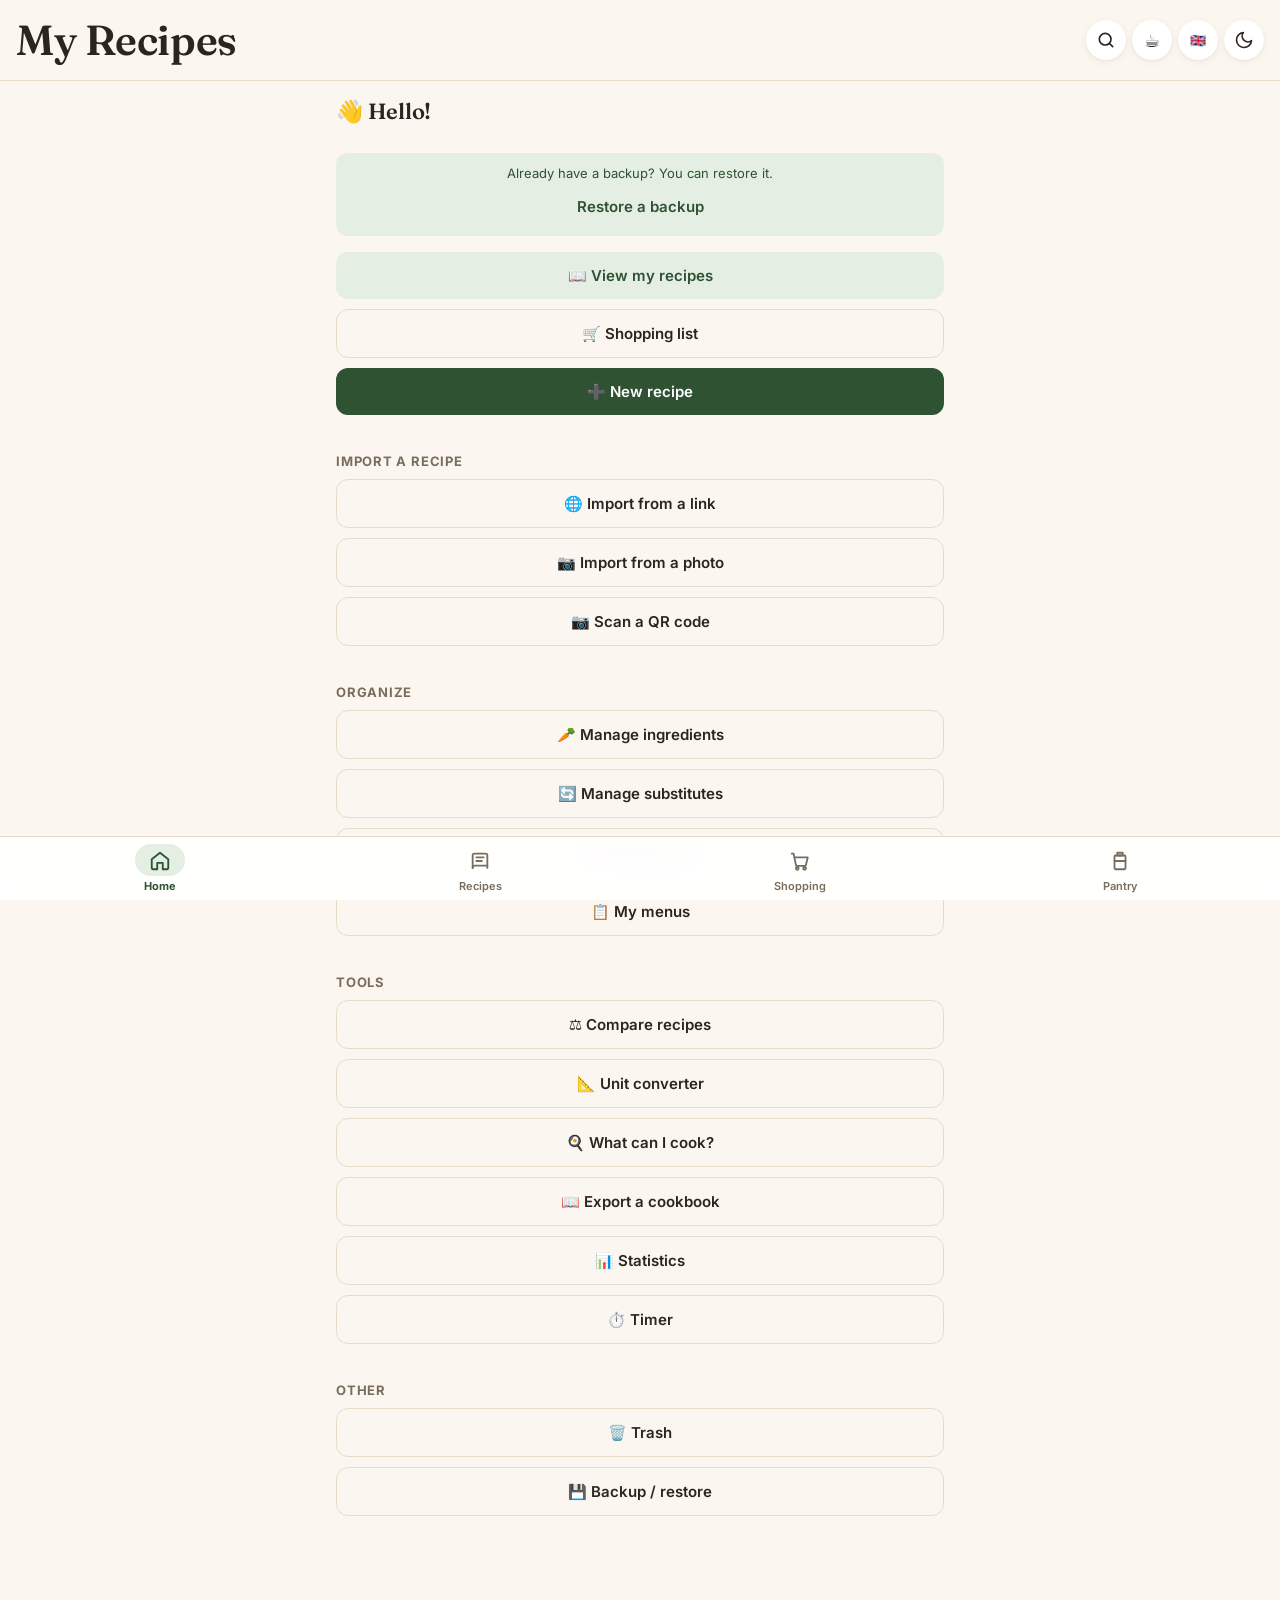
<file: index.html>
<!DOCTYPE html>
<html lang="fr">
<head>
<meta charset="UTF-8">
<meta name="viewport" content="width=device-width, initial-scale=1, viewport-fit=cover">
<title>Mes Recettes</title>
<meta name="description" content="Recettes, courses et planning de repas — sur votre téléphone">
<meta name="theme-color" content="#2F5233">
<link rel="icon" sizes="32x32" href="icons/icon-32.png">
<link rel="icon" href="icons/icon-192.png">
<link rel="apple-touch-icon" href="icons/icon-192.png">
<meta name="apple-mobile-web-app-capable" content="yes">
<meta name="apple-mobile-web-app-status-bar-style" content="default">
<meta name="apple-mobile-web-app-title" content="Mes Recettes">
<!--
  Politique de sécurité du contenu : limite les origines autorisées à
  charger des scripts ou à recevoir des connexions réseau, réduisant le
  risque qu'un contenu importé et mal filtré puisse exécuter du code
  arbitraire. "unsafe-inline" reste nécessaire pour les styles (l'app
  utilise beaucoup de style="" en ligne, un choix délibéré pour rester
  un simple fichier sans étape de compilation) — mais jamais pour les
  scripts, qui restent strictement limités aux origines listées
  ci-dessous.
-->
<meta http-equiv="Content-Security-Policy" content="
  default-src 'self';
  script-src 'self' 'wasm-unsafe-eval';
  worker-src 'self' blob:;
  style-src 'self' 'unsafe-inline';
  font-src 'self';
  img-src 'self' data: blob: https:;
  connect-src 'self' https:;
  object-src 'none';
  base-uri 'self';
  form-action 'self';
">
<script src="sw-register-early.js"></script>
<!--
  Lien manifeste statique, présent dès le HTML brut (utile aux outils
  d'analyse qui ne lisent pas toujours le JavaScript exécuté, comme
  PWABuilder) — pointe par défaut sur le manifeste français. Mis à
  jour par manifest-loader.js ci-dessous si une autre langue est déjà
  enregistrée, en modifiant CE MÊME lien (pas en créant un second),
  pour rester compatible avec les navigateurs qui n'utilisent que le
  premier lien manifeste rencontré.
-->
<link rel="manifest" id="app-manifest" href="manifest.json">
<script src="manifest-loader.js"></script>
<link rel="stylesheet" href="styles.css">
</head>
<body>
<!--
  Lien d'évitement ("skip link") : invisible tant qu'il n'a pas le
  focus clavier, premier élément atteignable au clavier/lecteur
  d'écran — permet de sauter directement au contenu de l'écran actuel
  sans devoir retraverser toute la barre supérieure (retour, titre,
  actions) à chaque nouvel écran. Reste HORS de #app (jamais recréé
  par render(), qui vide et reconstruit #app à chaque changement
  d'écran) : son texte est mis à jour depuis i18n.js selon la langue
  choisie (voir CURRENT_LANG/setLang), comme document.title et
  document.documentElement.lang juste au-dessus.
-->
<a href="#main-content" id="skip-link" class="skip-link">Aller au contenu principal</a>
<div id="app"><div class="boot-loading" role="status" aria-live="polite"><div class="boot-loading-spinner" aria-hidden="true"></div><p>Chargement…</p></div></div>
<noscript>
  <div style="max-width:480px;margin:60px auto;padding:20px;text-align:center;font-family:sans-serif;color:#2B2420;">
    <p><strong>Mes Recettes, Mes Courses</strong> a besoin de JavaScript pour fonctionner.<br>Merci de l'activer dans les réglages de votre navigateur.</p>
    <p style="color:#666;">This app requires JavaScript to run. Please enable it in your browser settings.</p>
  </div>
</noscript>
<script src="i18n.js"></script>
<script src="app.js"></script>
</body>
</html>
</file>
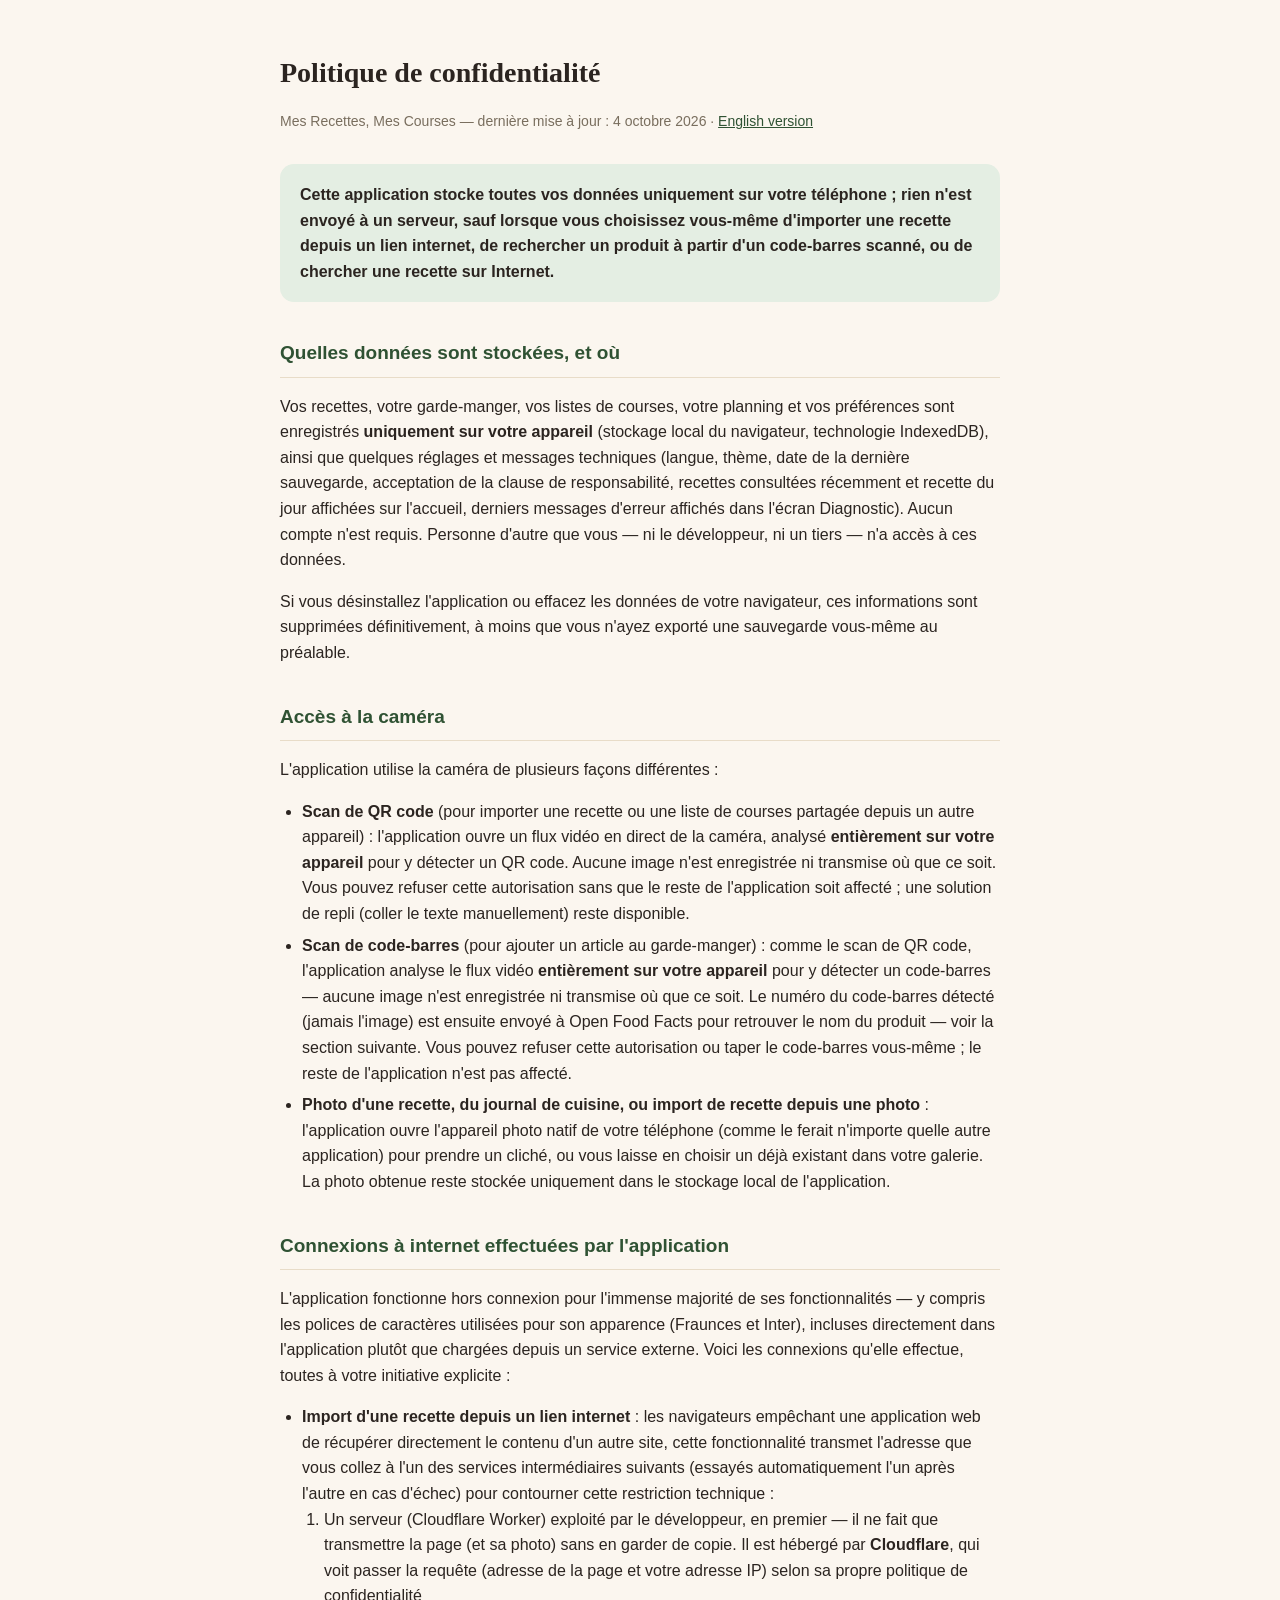
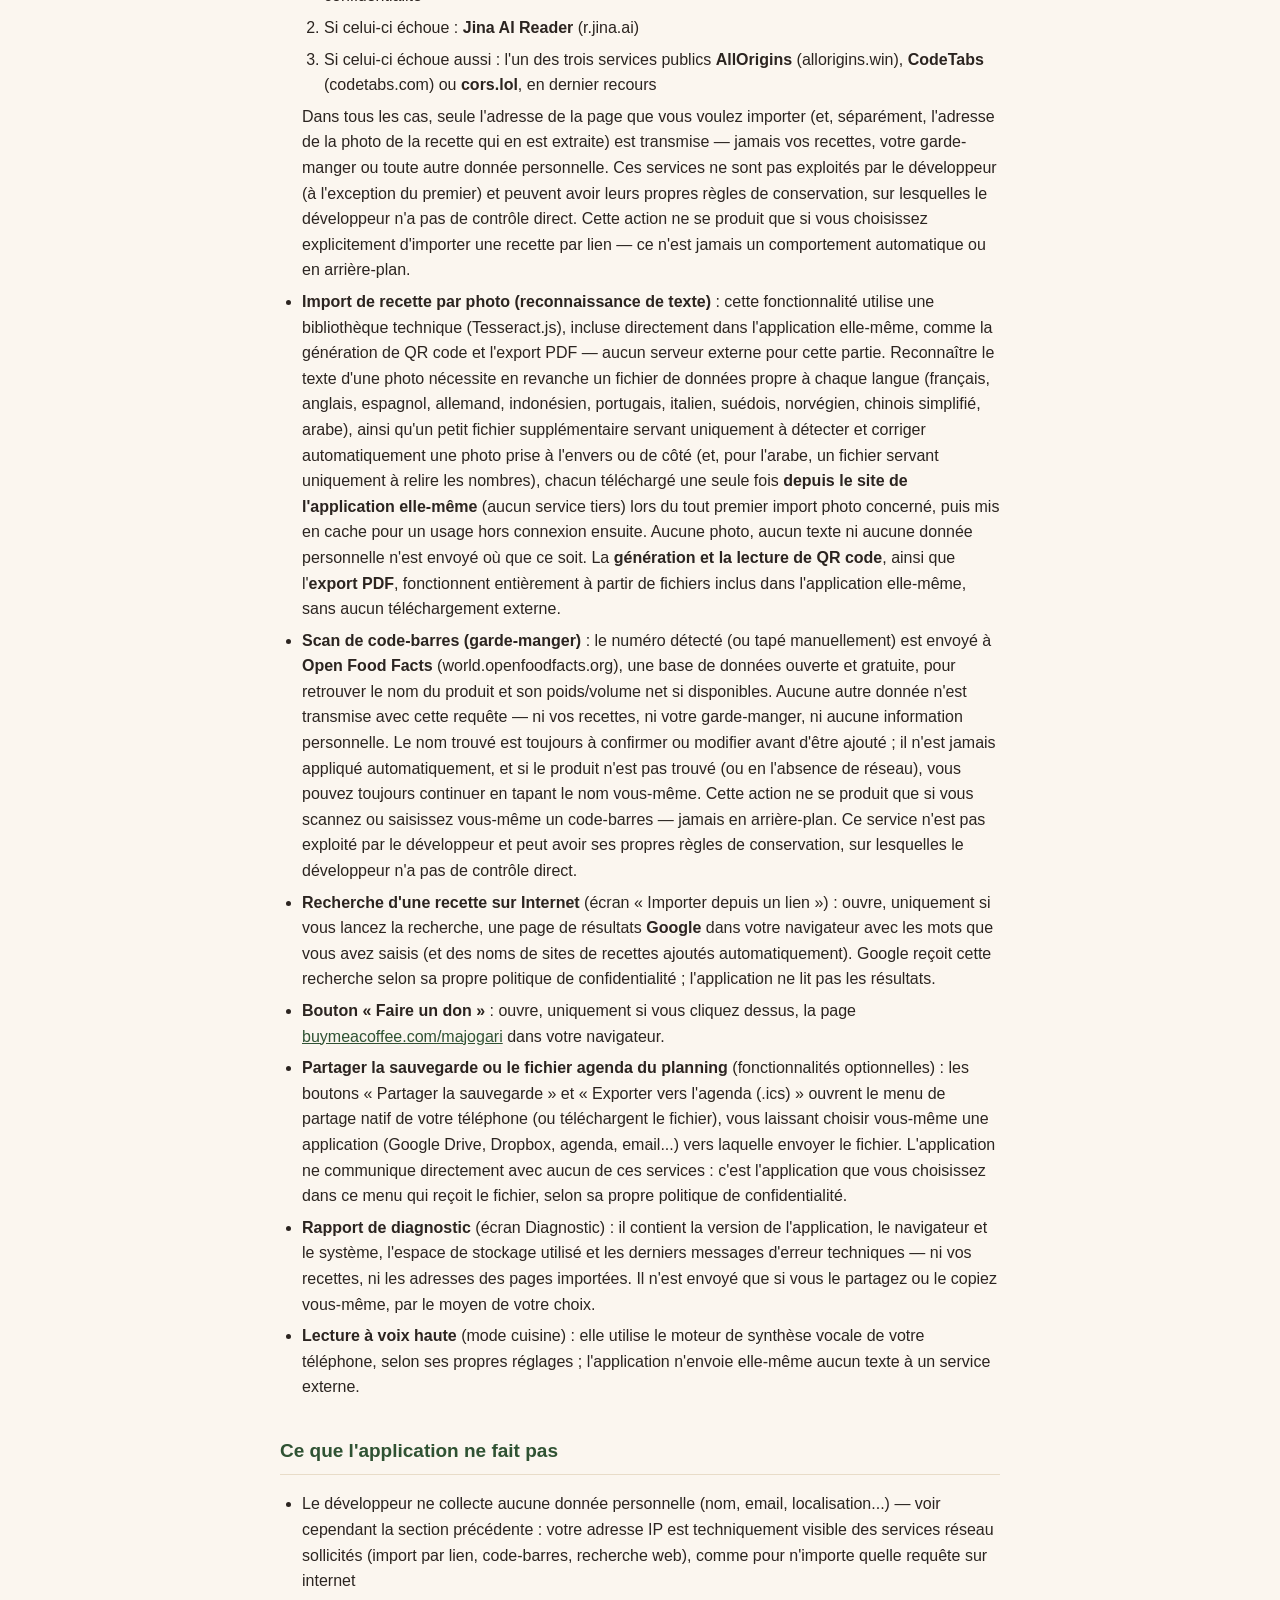
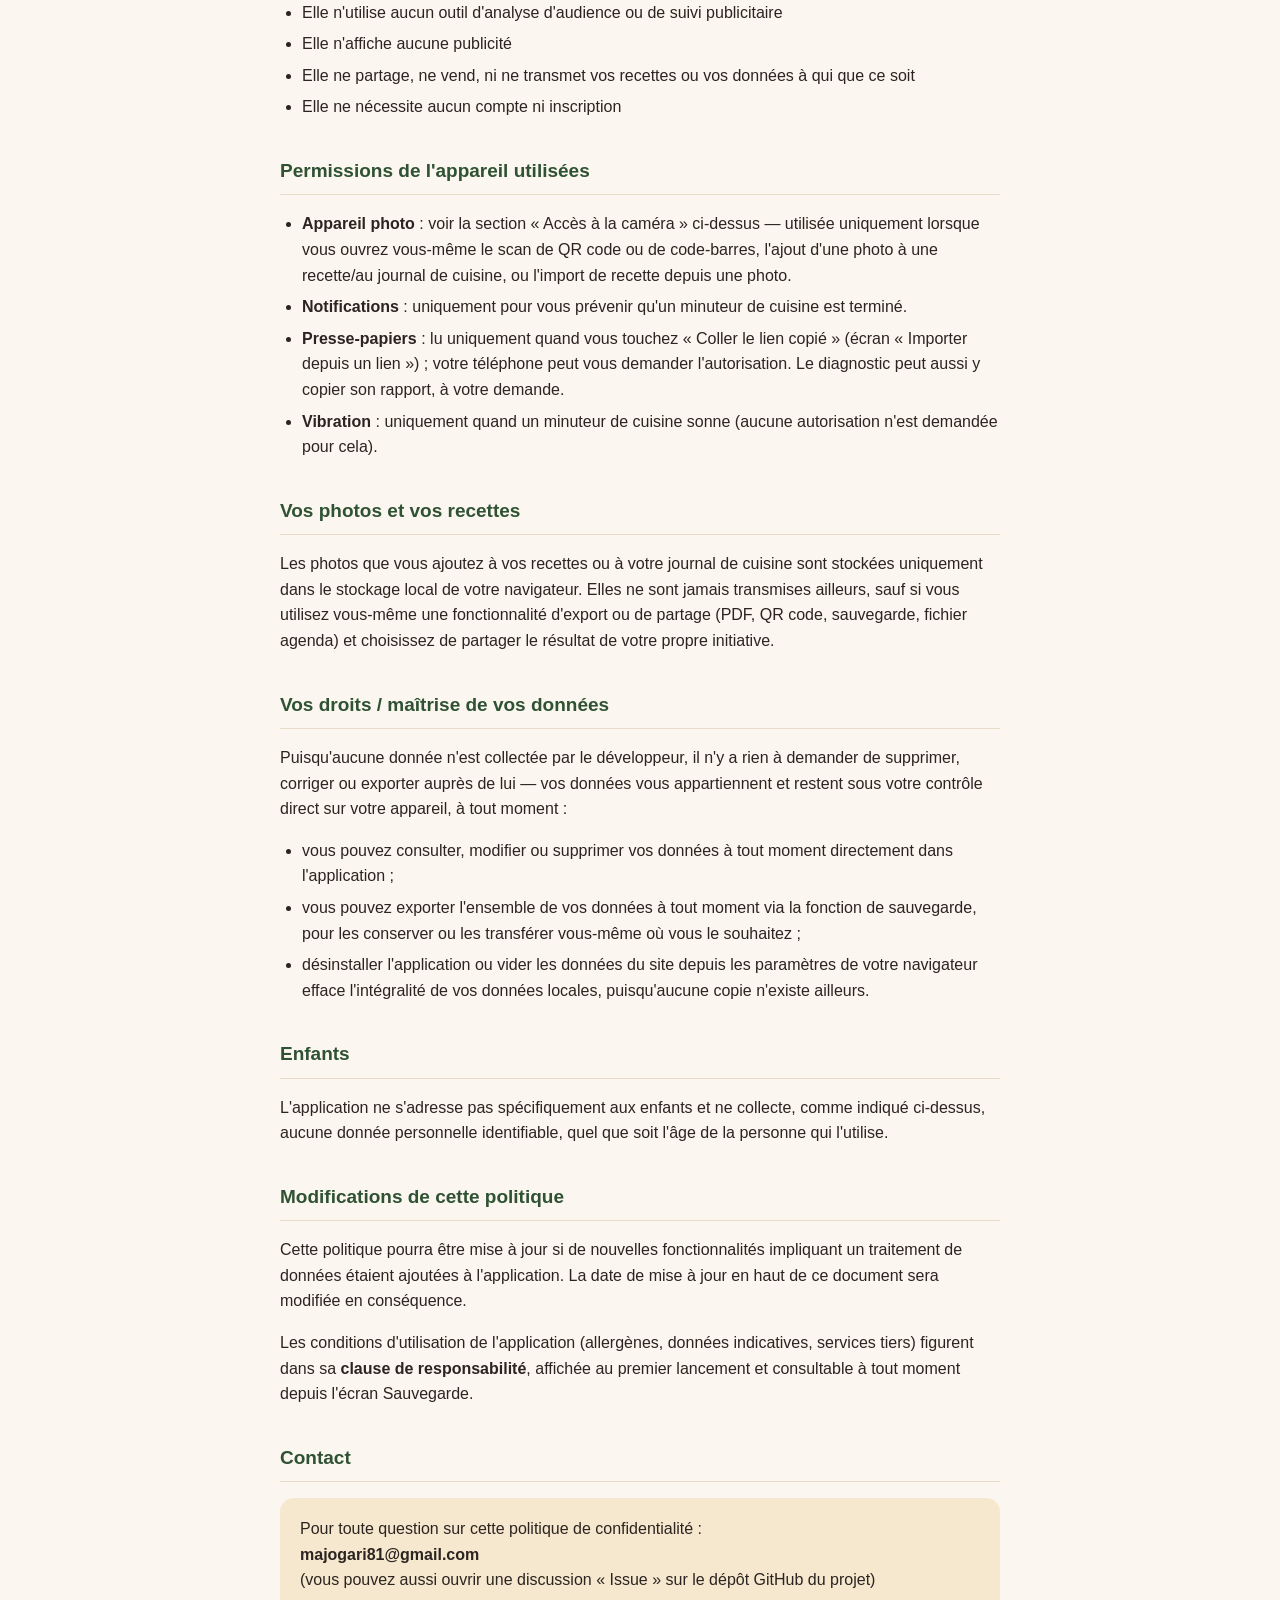
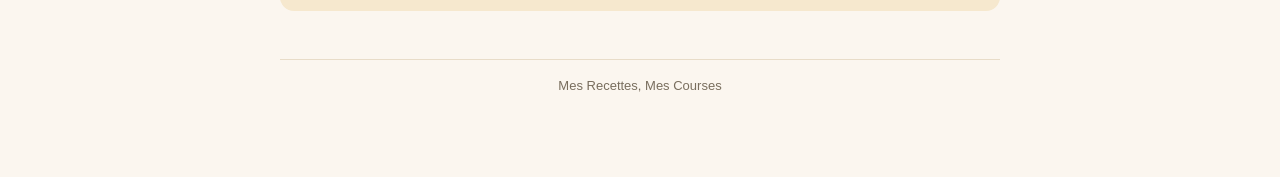
<file: confidentialite.html>
<!DOCTYPE html>
<html lang="fr">
<head>
<meta charset="UTF-8">
<meta name="viewport" content="width=device-width, initial-scale=1.0">
<title>Politique de confidentialité — Mes Recettes, Mes Courses</title>
<style>
  body {
    background: #FBF6EF;
    color: #2B2420;
    font-family: -apple-system, BlinkMacSystemFont, "Segoe UI", Inter, Arial, sans-serif;
    max-width: 720px;
    margin: 0 auto;
    padding: 32px 20px 80px;
    line-height: 1.6;
  }
  h1 {
    font-family: Georgia, "Times New Roman", serif;
    color: #2B2420;
    font-size: 28px;
    margin-bottom: 4px;
  }
  .updated {
    color: #796E5E;
    font-size: 14px;
    margin-bottom: 32px;
  }
  h2 {
    color: #2F5233;
    font-size: 19px;
    margin-top: 36px;
    border-bottom: 1px solid #E8DCC8;
    padding-bottom: 8px;
  }
  .summary {
    background: #E4EEE3;
    border-radius: 14px;
    padding: 18px 20px;
    font-weight: 600;
    margin-bottom: 8px;
  }
  ul, ol { padding-left: 22px; }
  li { margin-bottom: 6px; }
  a { color: #2F5233; }
  .contact-box {
    background: #F6E8CE;
    border-radius: 14px;
    padding: 18px 20px;
    margin-top: 8px;
  }
  footer {
    margin-top: 48px;
    padding-top: 16px;
    border-top: 1px solid #E8DCC8;
    color: #796E5E;
    font-size: 13px;
    text-align: center;
  }
</style>
</head>
<body>

<h1>Politique de confidentialité</h1>
<p class="updated">Mes Recettes, Mes Courses — dernière mise à jour : 4 octobre 2026 · <a href="privacy.html" lang="en" hreflang="en">English version</a></p>

<p class="summary">
  Cette application stocke toutes vos données uniquement sur votre téléphone ;
  rien n'est envoyé à un serveur, sauf lorsque vous choisissez vous-même
  d'importer une recette depuis un lien internet, de rechercher un produit
  à partir d'un code-barres scanné, ou de chercher une recette sur Internet.
</p>

<h2>Quelles données sont stockées, et où</h2>
<p>
  Vos recettes, votre garde-manger, vos listes de courses, votre planning et
  vos préférences sont enregistrés <strong>uniquement sur votre appareil</strong>
  (stockage local du navigateur, technologie IndexedDB), ainsi que quelques
  réglages et messages techniques (langue, thème, date de la dernière
  sauvegarde, acceptation de la clause de responsabilité, recettes
  consultées récemment et recette du jour affichées sur l'accueil, derniers
  messages d'erreur affichés dans l'écran Diagnostic). Aucun compte n'est requis.
  Personne d'autre que vous — ni le développeur, ni un tiers — n'a accès à ces données.
</p>
<p>
  Si vous désinstallez l'application ou effacez les données de votre
  navigateur, ces informations sont supprimées définitivement, à moins que
  vous n'ayez exporté une sauvegarde vous-même au préalable.
</p>

<h2>Accès à la caméra</h2>
<p>L'application utilise la caméra de plusieurs façons différentes :</p>
<ul>
  <li><strong>Scan de QR code</strong> (pour importer une recette ou une liste de courses partagée depuis un autre appareil) : l'application ouvre un flux vidéo en direct de la caméra, analysé <strong>entièrement sur votre appareil</strong> pour y détecter un QR code. Aucune image n'est enregistrée ni transmise où que ce soit. Vous pouvez refuser cette autorisation sans que le reste de l'application soit affecté ; une solution de repli (coller le texte manuellement) reste disponible.</li>
  <li><strong>Scan de code-barres</strong> (pour ajouter un article au garde-manger) : comme le scan de QR code, l'application analyse le flux vidéo <strong>entièrement sur votre appareil</strong> pour y détecter un code-barres — aucune image n'est enregistrée ni transmise où que ce soit. Le numéro du code-barres détecté (jamais l'image) est ensuite envoyé à Open Food Facts pour retrouver le nom du produit — voir la section suivante. Vous pouvez refuser cette autorisation ou taper le code-barres vous-même ; le reste de l'application n'est pas affecté.</li>
  <li><strong>Photo d'une recette, du journal de cuisine, ou import de recette depuis une photo</strong> : l'application ouvre l'appareil photo natif de votre téléphone (comme le ferait n'importe quelle autre application) pour prendre un cliché, ou vous laisse en choisir un déjà existant dans votre galerie. La photo obtenue reste stockée uniquement dans le stockage local de l'application.</li>
</ul>

<h2>Connexions à internet effectuées par l'application</h2>
<p>
  L'application fonctionne hors connexion pour l'immense majorité de ses
  fonctionnalités — y compris les polices de caractères utilisées pour son
  apparence (Fraunces et Inter), incluses directement dans l'application
  plutôt que chargées depuis un service externe. Voici les connexions
  qu'elle effectue, toutes à votre initiative explicite :
</p>
<ul>
  <li>
    <strong>Import d'une recette depuis un lien internet</strong> : les
    navigateurs empêchant une application web de récupérer directement le
    contenu d'un autre site, cette fonctionnalité transmet l'adresse que vous
    collez à l'un des services intermédiaires suivants (essayés automatiquement
    l'un après l'autre en cas d'échec) pour contourner cette restriction technique :
    <ol>
      <li>Un serveur (Cloudflare Worker) exploité par le développeur, en premier — il ne fait que transmettre la page (et sa photo) sans en garder de copie. Il est hébergé par <strong>Cloudflare</strong>, qui voit passer la requête (adresse de la page et votre adresse IP) selon sa propre politique de confidentialité</li>
      <li>Si celui-ci échoue : <strong>Jina AI Reader</strong> (r.jina.ai)</li>
      <li>Si celui-ci échoue aussi : l'un des trois services publics <strong>AllOrigins</strong> (allorigins.win), <strong>CodeTabs</strong> (codetabs.com) ou <strong>cors.lol</strong>, en dernier recours</li>
    </ol>
    Dans tous les cas, seule l'adresse de la page que vous voulez importer (et,
    séparément, l'adresse de la photo de la recette qui en est extraite) est
    transmise — jamais vos recettes, votre garde-manger ou toute autre donnée
    personnelle. Ces services ne sont pas exploités par le développeur (à
    l'exception du premier) et peuvent avoir leurs propres règles de
    conservation, sur lesquelles le développeur n'a pas de contrôle direct.
    Cette action ne se produit que si vous choisissez explicitement d'importer
    une recette par lien — ce n'est jamais un comportement automatique ou en
    arrière-plan.
  </li>
  <li>
    <strong>Import de recette par photo (reconnaissance de texte)</strong> :
    cette fonctionnalité utilise une bibliothèque technique (Tesseract.js),
    incluse directement dans l'application elle-même, comme la génération de
    QR code et l'export PDF — aucun serveur externe pour cette partie.
    Reconnaître le texte d'une photo nécessite en revanche un fichier de
    données propre à chaque langue (français, anglais, espagnol, allemand,
    indonésien, portugais, italien, suédois, norvégien, chinois simplifié, arabe), ainsi qu'un petit
    fichier supplémentaire servant uniquement à détecter et corriger
    automatiquement une photo prise à l'envers ou de côté (et, pour l'arabe,
    un fichier servant uniquement à relire les nombres), chacun téléchargé
    une seule fois <strong>depuis le site de l'application elle-même</strong>
    (aucun service tiers) lors du tout premier import photo concerné, puis mis
    en cache pour un usage hors connexion ensuite.
    Aucune photo, aucun texte ni aucune donnée personnelle n'est envoyé où que
    ce soit. La <strong>génération et la lecture de QR code</strong>, ainsi que
    l'<strong>export PDF</strong>, fonctionnent entièrement à partir de fichiers
    inclus dans l'application elle-même, sans aucun téléchargement externe.
  </li>
  <li>
    <strong>Scan de code-barres (garde-manger)</strong> : le numéro détecté
    (ou tapé manuellement) est envoyé à <strong>Open Food Facts</strong>
    (world.openfoodfacts.org), une base de données ouverte et gratuite, pour
    retrouver le nom du produit et son poids/volume net si disponibles.
    Aucune autre donnée n'est transmise avec cette requête — ni vos
    recettes, ni votre garde-manger, ni aucune information personnelle. Le
    nom trouvé est toujours à confirmer ou modifier avant d'être ajouté ; il
    n'est jamais appliqué automatiquement, et si le produit n'est pas trouvé
    (ou en l'absence de réseau), vous pouvez toujours continuer en tapant le
    nom vous-même. Cette action ne se produit que si vous scannez ou saisissez
    vous-même un code-barres — jamais en arrière-plan. Ce service n'est pas
    exploité par le développeur et peut avoir ses propres règles de
    conservation, sur lesquelles le développeur n'a pas de contrôle direct.
  </li>
  <li><strong>Recherche d'une recette sur Internet</strong> (écran « Importer depuis un lien ») : ouvre, uniquement si vous lancez la recherche, une page de résultats <strong>Google</strong> dans votre navigateur avec les mots que vous avez saisis (et des noms de sites de recettes ajoutés automatiquement). Google reçoit cette recherche selon sa propre politique de confidentialité ; l'application ne lit pas les résultats.</li>
  <li><strong>Bouton « Faire un don »</strong> : ouvre, uniquement si vous cliquez dessus, la page <a href="https://buymeacoffee.com/majogari" target="_blank" rel="noopener">buymeacoffee.com/majogari</a> dans votre navigateur.</li>
  <li><strong>Partager la sauvegarde ou le fichier agenda du planning</strong> (fonctionnalités optionnelles) : les boutons « Partager la sauvegarde » et « Exporter vers l'agenda (.ics) » ouvrent le menu de partage natif de votre téléphone (ou téléchargent le fichier), vous laissant choisir vous-même une application (Google Drive, Dropbox, agenda, email...) vers laquelle envoyer le fichier. L'application ne communique directement avec aucun de ces services : c'est l'application que vous choisissez dans ce menu qui reçoit le fichier, selon sa propre politique de confidentialité.</li>
  <li><strong>Rapport de diagnostic</strong> (écran Diagnostic) : il contient la version de l'application, le navigateur et le système, l'espace de stockage utilisé et les derniers messages d'erreur techniques — ni vos recettes, ni les adresses des pages importées. Il n'est envoyé que si vous le partagez ou le copiez vous-même, par le moyen de votre choix.</li>
  <li><strong>Lecture à voix haute</strong> (mode cuisine) : elle utilise le moteur de synthèse vocale de votre téléphone, selon ses propres réglages ; l'application n'envoie elle-même aucun texte à un service externe.</li>
</ul>

<h2>Ce que l'application ne fait pas</h2>
<ul>
  <li>Le développeur ne collecte aucune donnée personnelle (nom, email, localisation...) — voir cependant la section précédente : votre adresse IP est techniquement visible des services réseau sollicités (import par lien, code-barres, recherche web), comme pour n'importe quelle requête sur internet</li>
  <li>Elle n'utilise aucun outil d'analyse d'audience ou de suivi publicitaire</li>
  <li>Elle n'affiche aucune publicité</li>
  <li>Elle ne partage, ne vend, ni ne transmet vos recettes ou vos données à qui que ce soit</li>
  <li>Elle ne nécessite aucun compte ni inscription</li>
</ul>

<h2>Permissions de l'appareil utilisées</h2>
<ul>
  <li><strong>Appareil photo</strong> : voir la section « Accès à la caméra » ci-dessus — utilisée uniquement lorsque vous ouvrez vous-même le scan de QR code ou de code-barres, l'ajout d'une photo à une recette/au journal de cuisine, ou l'import de recette depuis une photo.</li>
  <li><strong>Notifications</strong> : uniquement pour vous prévenir qu'un minuteur de cuisine est terminé.</li>
  <li><strong>Presse-papiers</strong> : lu uniquement quand vous touchez « Coller le lien copié » (écran « Importer depuis un lien ») ; votre téléphone peut vous demander l'autorisation. Le diagnostic peut aussi y copier son rapport, à votre demande.</li>
  <li><strong>Vibration</strong> : uniquement quand un minuteur de cuisine sonne (aucune autorisation n'est demandée pour cela).</li>
</ul>

<h2>Vos photos et vos recettes</h2>
<p>
  Les photos que vous ajoutez à vos recettes ou à votre journal de cuisine
  sont stockées uniquement dans le stockage local de votre navigateur. Elles
  ne sont jamais transmises ailleurs, sauf si vous utilisez vous-même une
  fonctionnalité d'export ou de partage (PDF, QR code, sauvegarde, fichier
  agenda) et
  choisissez de partager le résultat de votre propre initiative.
</p>

<h2>Vos droits / maîtrise de vos données</h2>
<p>
  Puisqu'aucune donnée n'est collectée par le développeur, il n'y a rien à
  demander de supprimer, corriger ou exporter auprès de lui — vos données
  vous appartiennent et restent sous votre contrôle direct sur votre
  appareil, à tout moment :
</p>
<ul>
  <li>vous pouvez consulter, modifier ou supprimer vos données à tout moment directement dans l'application ;</li>
  <li>vous pouvez exporter l'ensemble de vos données à tout moment via la fonction de sauvegarde, pour les conserver ou les transférer vous-même où vous le souhaitez ;</li>
  <li>désinstaller l'application ou vider les données du site depuis les paramètres de votre navigateur efface l'intégralité de vos données locales, puisqu'aucune copie n'existe ailleurs.</li>
</ul>

<h2>Enfants</h2>
<p>
  L'application ne s'adresse pas spécifiquement aux enfants et ne collecte,
  comme indiqué ci-dessus, aucune donnée personnelle identifiable, quel que
  soit l'âge de la personne qui l'utilise.
</p>

<h2>Modifications de cette politique</h2>
<p>
  Cette politique pourra être mise à jour si de nouvelles fonctionnalités
  impliquant un traitement de données étaient ajoutées à l'application. La
  date de mise à jour en haut de ce document sera modifiée en conséquence.
</p>
<p>
  Les conditions d'utilisation de l'application (allergènes, données
  indicatives, services tiers) figurent dans sa <strong>clause de
  responsabilité</strong>, affichée au premier lancement et consultable à
  tout moment depuis l'écran Sauvegarde.
</p>

<h2>Contact</h2>
<div class="contact-box">
  Pour toute question sur cette politique de confidentialité :<br>
  <strong>majogari81@gmail.com</strong><br>
  (vous pouvez aussi ouvrir une discussion « Issue » sur le dépôt GitHub du projet)
</div>

<footer>
  Mes Recettes, Mes Courses
</footer>

</body>
</html>
</file>
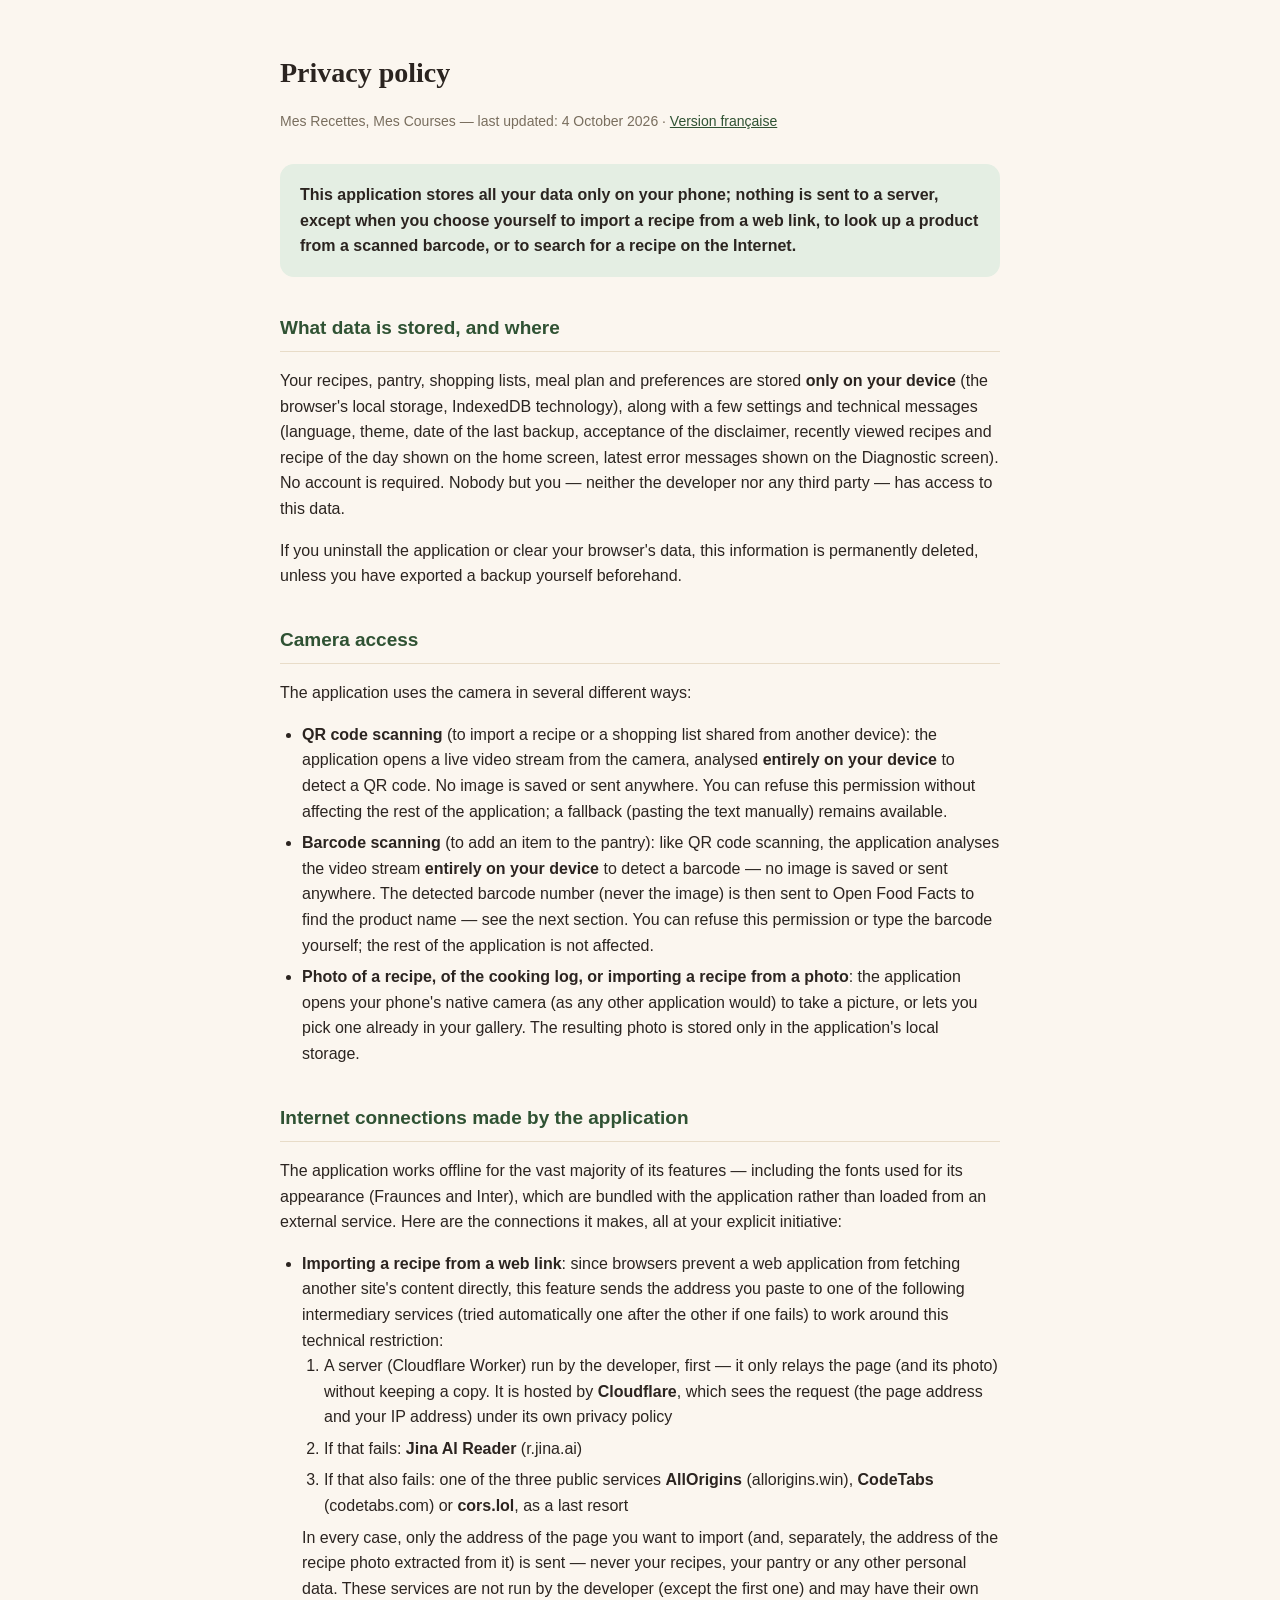
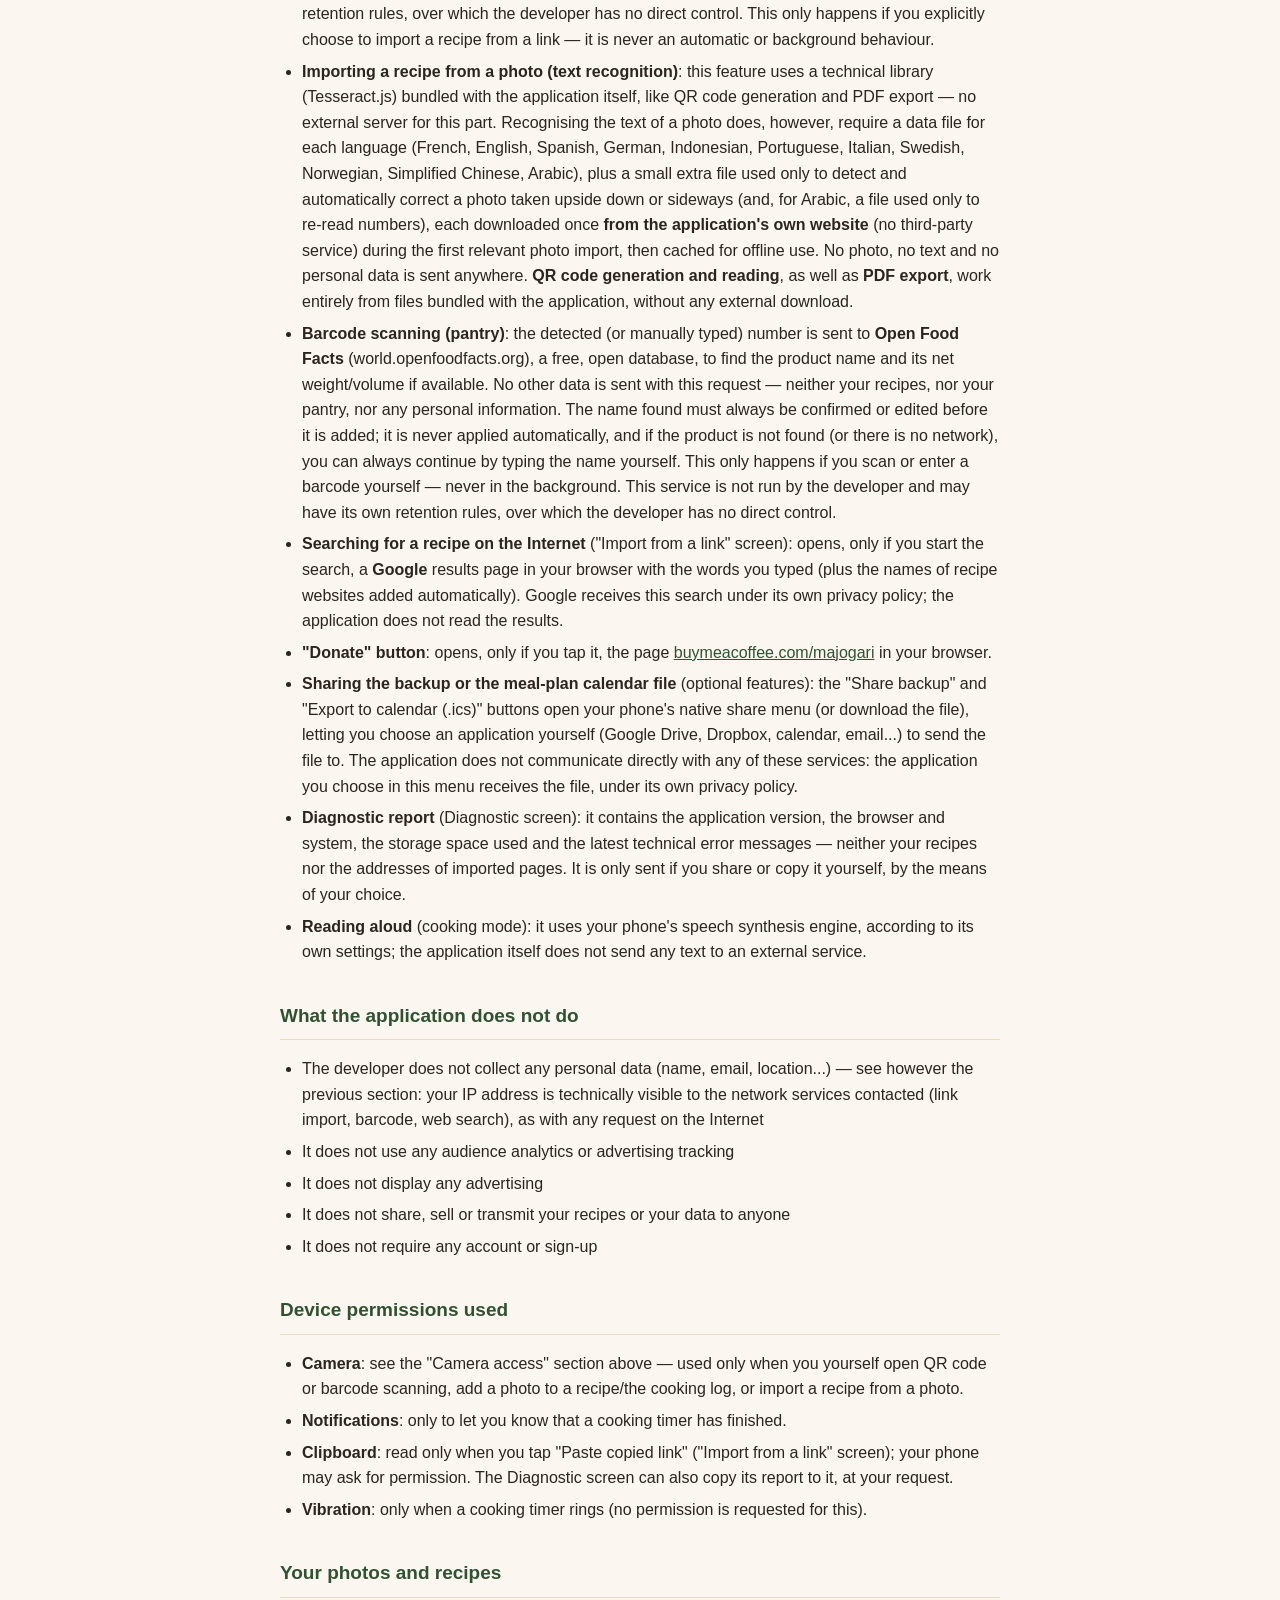
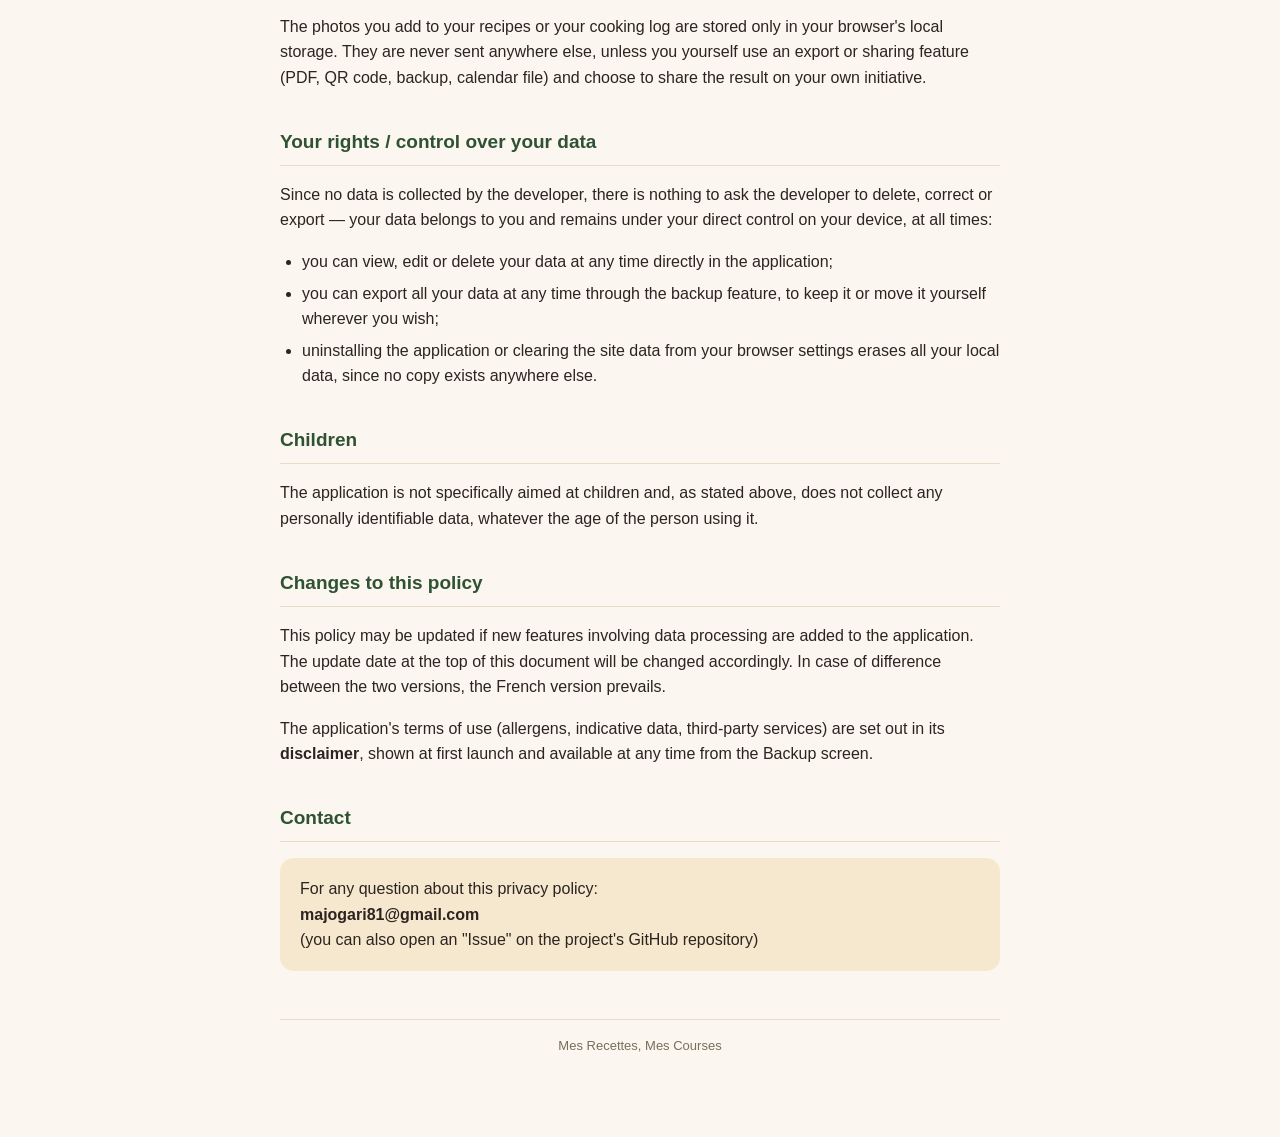
<file: privacy.html>
<!DOCTYPE html>
<html lang="en">
<head>
<meta charset="UTF-8">
<meta name="viewport" content="width=device-width, initial-scale=1.0">
<title>Privacy policy — Mes Recettes, Mes Courses</title>
<style>
  body {
    background: #FBF6EF;
    color: #2B2420;
    font-family: -apple-system, BlinkMacSystemFont, "Segoe UI", Inter, Arial, sans-serif;
    max-width: 720px;
    margin: 0 auto;
    padding: 32px 20px 80px;
    line-height: 1.6;
  }
  h1 {
    font-family: Georgia, "Times New Roman", serif;
    color: #2B2420;
    font-size: 28px;
    margin-bottom: 4px;
  }
  .updated {
    color: #796E5E;
    font-size: 14px;
    margin-bottom: 32px;
  }
  h2 {
    color: #2F5233;
    font-size: 19px;
    margin-top: 36px;
    border-bottom: 1px solid #E8DCC8;
    padding-bottom: 8px;
  }
  .summary {
    background: #E4EEE3;
    border-radius: 14px;
    padding: 18px 20px;
    font-weight: 600;
    margin-bottom: 8px;
  }
  ul, ol { padding-left: 22px; }
  li { margin-bottom: 6px; }
  a { color: #2F5233; }
  .contact-box {
    background: #F6E8CE;
    border-radius: 14px;
    padding: 18px 20px;
    margin-top: 8px;
  }
  footer {
    margin-top: 48px;
    padding-top: 16px;
    border-top: 1px solid #E8DCC8;
    color: #796E5E;
    font-size: 13px;
    text-align: center;
  }
</style>
</head>
<body>

<h1>Privacy policy</h1>
<p class="updated">Mes Recettes, Mes Courses — last updated: 4 October 2026 · <a href="confidentialite.html" lang="fr" hreflang="fr">Version française</a></p>

<p class="summary">
  This application stores all your data only on your phone; nothing is sent
  to a server, except when you choose yourself to import a recipe from a web
  link, to look up a product from a scanned barcode, or to search for a recipe
  on the Internet.
</p>

<h2>What data is stored, and where</h2>
<p>
  Your recipes, pantry, shopping lists, meal plan and preferences are stored
  <strong>only on your device</strong> (the browser's local storage, IndexedDB
  technology), along with a few settings and technical messages (language,
  theme, date of the last backup, acceptance of the disclaimer, recently
  viewed recipes and recipe of the day shown on the home screen, latest error
  messages shown on the Diagnostic screen). No account is required. Nobody but
  you — neither the developer nor any third party — has access to this data.
</p>
<p>
  If you uninstall the application or clear your browser's data, this
  information is permanently deleted, unless you have exported a backup
  yourself beforehand.
</p>

<h2>Camera access</h2>
<p>The application uses the camera in several different ways:</p>
<ul>
  <li><strong>QR code scanning</strong> (to import a recipe or a shopping list shared from another device): the application opens a live video stream from the camera, analysed <strong>entirely on your device</strong> to detect a QR code. No image is saved or sent anywhere. You can refuse this permission without affecting the rest of the application; a fallback (pasting the text manually) remains available.</li>
  <li><strong>Barcode scanning</strong> (to add an item to the pantry): like QR code scanning, the application analyses the video stream <strong>entirely on your device</strong> to detect a barcode — no image is saved or sent anywhere. The detected barcode number (never the image) is then sent to Open Food Facts to find the product name — see the next section. You can refuse this permission or type the barcode yourself; the rest of the application is not affected.</li>
  <li><strong>Photo of a recipe, of the cooking log, or importing a recipe from a photo</strong>: the application opens your phone's native camera (as any other application would) to take a picture, or lets you pick one already in your gallery. The resulting photo is stored only in the application's local storage.</li>
</ul>

<h2>Internet connections made by the application</h2>
<p>
  The application works offline for the vast majority of its features —
  including the fonts used for its appearance (Fraunces and Inter), which are
  bundled with the application rather than loaded from an external service.
  Here are the connections it makes, all at your explicit initiative:
</p>
<ul>
  <li>
    <strong>Importing a recipe from a web link</strong>: since browsers prevent
    a web application from fetching another site's content directly, this
    feature sends the address you paste to one of the following intermediary
    services (tried automatically one after the other if one fails) to work
    around this technical restriction:
    <ol>
      <li>A server (Cloudflare Worker) run by the developer, first — it only relays the page (and its photo) without keeping a copy. It is hosted by <strong>Cloudflare</strong>, which sees the request (the page address and your IP address) under its own privacy policy</li>
      <li>If that fails: <strong>Jina AI Reader</strong> (r.jina.ai)</li>
      <li>If that also fails: one of the three public services <strong>AllOrigins</strong> (allorigins.win), <strong>CodeTabs</strong> (codetabs.com) or <strong>cors.lol</strong>, as a last resort</li>
    </ol>
    In every case, only the address of the page you want to import (and,
    separately, the address of the recipe photo extracted from it) is sent —
    never your recipes, your pantry or any other personal data. These services
    are not run by the developer (except the first one) and may have their own
    retention rules, over which the developer has no direct control. This only
    happens if you explicitly choose to import a recipe from a link — it is
    never an automatic or background behaviour.
  </li>
  <li>
    <strong>Importing a recipe from a photo (text recognition)</strong>: this
    feature uses a technical library (Tesseract.js) bundled with the
    application itself, like QR code generation and PDF export — no external
    server for this part. Recognising the text of a photo does, however,
    require a data file for each language (French, English, Spanish, German,
    Indonesian, Portuguese, Italian, Swedish, Norwegian, Simplified Chinese, Arabic), plus a small extra
    file used only to detect and automatically correct a photo taken upside
    down or sideways (and, for Arabic, a file used only to re-read numbers), each downloaded once <strong>from the application's own
    website</strong> (no third-party service) during the first relevant photo
    import, then cached for offline use. No photo, no text and no personal data
    is sent anywhere. <strong>QR code generation and reading</strong>, as well
    as <strong>PDF export</strong>, work entirely from files bundled with the
    application, without any external download.
  </li>
  <li>
    <strong>Barcode scanning (pantry)</strong>: the detected (or manually typed)
    number is sent to <strong>Open Food Facts</strong> (world.openfoodfacts.org),
    a free, open database, to find the product name and its net weight/volume if
    available. No other data is sent with this request — neither your recipes,
    nor your pantry, nor any personal information. The name found must always be
    confirmed or edited before it is added; it is never applied automatically,
    and if the product is not found (or there is no network), you can always
    continue by typing the name yourself. This only happens if you scan or enter
    a barcode yourself — never in the background. This service is not run by
    the developer and may have its own retention rules, over which the
    developer has no direct control.
  </li>
  <li><strong>Searching for a recipe on the Internet</strong> ("Import from a link" screen): opens, only if you start the search, a <strong>Google</strong> results page in your browser with the words you typed (plus the names of recipe websites added automatically). Google receives this search under its own privacy policy; the application does not read the results.</li>
  <li><strong>"Donate" button</strong>: opens, only if you tap it, the page <a href="https://buymeacoffee.com/majogari" target="_blank" rel="noopener">buymeacoffee.com/majogari</a> in your browser.</li>
  <li><strong>Sharing the backup or the meal-plan calendar file</strong> (optional features): the "Share backup" and "Export to calendar (.ics)" buttons open your phone's native share menu (or download the file), letting you choose an application yourself (Google Drive, Dropbox, calendar, email...) to send the file to. The application does not communicate directly with any of these services: the application you choose in this menu receives the file, under its own privacy policy.</li>
  <li><strong>Diagnostic report</strong> (Diagnostic screen): it contains the application version, the browser and system, the storage space used and the latest technical error messages — neither your recipes nor the addresses of imported pages. It is only sent if you share or copy it yourself, by the means of your choice.</li>
  <li><strong>Reading aloud</strong> (cooking mode): it uses your phone's speech synthesis engine, according to its own settings; the application itself does not send any text to an external service.</li>
</ul>

<h2>What the application does not do</h2>
<ul>
  <li>The developer does not collect any personal data (name, email, location...) — see however the previous section: your IP address is technically visible to the network services contacted (link import, barcode, web search), as with any request on the Internet</li>
  <li>It does not use any audience analytics or advertising tracking</li>
  <li>It does not display any advertising</li>
  <li>It does not share, sell or transmit your recipes or your data to anyone</li>
  <li>It does not require any account or sign-up</li>
</ul>

<h2>Device permissions used</h2>
<ul>
  <li><strong>Camera</strong>: see the "Camera access" section above — used only when you yourself open QR code or barcode scanning, add a photo to a recipe/the cooking log, or import a recipe from a photo.</li>
  <li><strong>Notifications</strong>: only to let you know that a cooking timer has finished.</li>
  <li><strong>Clipboard</strong>: read only when you tap "Paste copied link" ("Import from a link" screen); your phone may ask for permission. The Diagnostic screen can also copy its report to it, at your request.</li>
  <li><strong>Vibration</strong>: only when a cooking timer rings (no permission is requested for this).</li>
</ul>

<h2>Your photos and recipes</h2>
<p>
  The photos you add to your recipes or your cooking log are stored only in
  your browser's local storage. They are never sent anywhere else, unless you
  yourself use an export or sharing feature (PDF, QR code, backup, calendar
  file) and choose to share the result on your own initiative.
</p>

<h2>Your rights / control over your data</h2>
<p>
  Since no data is collected by the developer, there is nothing to ask the developer to
  delete, correct or export — your data belongs to you and remains under your
  direct control on your device, at all times:
</p>
<ul>
  <li>you can view, edit or delete your data at any time directly in the application;</li>
  <li>you can export all your data at any time through the backup feature, to keep it or move it yourself wherever you wish;</li>
  <li>uninstalling the application or clearing the site data from your browser settings erases all your local data, since no copy exists anywhere else.</li>
</ul>

<h2>Children</h2>
<p>
  The application is not specifically aimed at children and, as stated above,
  does not collect any personally identifiable data, whatever the age of the
  person using it.
</p>

<h2>Changes to this policy</h2>
<p>
  This policy may be updated if new features involving data processing are
  added to the application. The update date at the top of this document will be
  changed accordingly. In case of difference between the two versions, the
  French version prevails.
</p>
<p>
  The application's terms of use (allergens, indicative data, third-party
  services) are set out in its <strong>disclaimer</strong>, shown at first
  launch and available at any time from the Backup screen.
</p>

<h2>Contact</h2>
<div class="contact-box">
  For any question about this privacy policy:<br>
  <strong>majogari81@gmail.com</strong><br>
  (you can also open an "Issue" on the project's GitHub repository)
</div>

<footer>
  Mes Recettes, Mes Courses
</footer>

</body>
</html>
</file>
<file: styles.css>
/* Polices Fraunces et Inter, incluses localement dans lib/fonts/ (voir
   lib/LICENSES.md) — plus aucune dépendance à Google Fonts, cohérent
   avec le reste de l'application qui fonctionne entièrement en local.
   Chaque police est un fichier variable couvrant tout l'intervalle de
   graisses utilisé (500-700 pour Fraunces, 400-700 pour Inter) ; les
   sous-ensembles "latin" et "latin-ext" suffisent aux 4 langues de
   l'application (français, anglais, espagnol, allemand) — le
   sous-ensemble "vietnamese" fourni par Google Fonts a été omis. */
@font-face {
  font-family: 'Fraunces';
  font-style: normal;
  font-weight: 500 700;
  font-display: swap;
  src: url('./lib/fonts/fraunces-latin.woff2') format('woff2');
  unicode-range: U+0000-00FF, U+0131, U+0152-0153, U+02BB-02BC, U+02C6, U+02DA, U+02DC, U+0304, U+0308, U+0329, U+2000-206F, U+20AC, U+2122, U+2191, U+2193, U+2212, U+2215, U+FEFF, U+FFFD;
}
@font-face {
  font-family: 'Fraunces';
  font-style: normal;
  font-weight: 500 700;
  font-display: swap;
  src: url('./lib/fonts/fraunces-latin-ext.woff2') format('woff2');
  unicode-range: U+0100-02BA, U+02BD-02C5, U+02C7-02CC, U+02CE-02D7, U+02DD-02FF, U+0304, U+0308, U+0329, U+1D00-1DBF, U+1E00-1E9F, U+1EF2-1EFF, U+2020, U+20A0-20AB, U+20AD-20C0, U+2113, U+2C60-2C7F, U+A720-A7FF;
}
@font-face {
  font-family: 'Inter';
  font-style: normal;
  font-weight: 400 700;
  font-display: swap;
  src: url('./lib/fonts/inter-latin.woff2') format('woff2');
  unicode-range: U+0000-00FF, U+0131, U+0152-0153, U+02BB-02BC, U+02C6, U+02DA, U+02DC, U+0304, U+0308, U+0329, U+2000-206F, U+20AC, U+2122, U+2191, U+2193, U+2212, U+2215, U+FEFF, U+FFFD;
}
@font-face {
  font-family: 'Inter';
  font-style: normal;
  font-weight: 400 700;
  font-display: swap;
  src: url('./lib/fonts/inter-latin-ext.woff2') format('woff2');
  unicode-range: U+0100-02BA, U+02BD-02C5, U+02C7-02CC, U+02CE-02D7, U+02DD-02FF, U+0304, U+0308, U+0329, U+1D00-1DBF, U+1E00-1E9F, U+1EF2-1EFF, U+2020, U+20A0-20AB, U+20AD-20C0, U+2113, U+2C60-2C7F, U+A720-A7FF;
}

:root {
  --bg: #FBF6EF;
  --card: #FFFFFF;
  --border: #E8DCC8;
  --primary: #2F5233;
  --primary-light: #E4EEE3;
  /* Calendrier des cuissons : échelle séquentielle à une teinte (0, 1, 2, 3+),
     clarté OKLab vérifiée décroissante, écart ≥ 10 entre niveaux voisins. */
  --heat-0: #EDE6DA; --heat-1: #B3D1B7; --heat-2: #6FA27A; --heat-3: #2F5233;
  /* Fond des boutons/puces pleins à texte blanc : identique à
     --primary en thème clair (déjà assez sombre pour du texte blanc),
     mais distinct en thème sombre — voir plus bas. */
  --primary-strong: var(--primary);
  --accent: #886120;
  --accent-light: #F6E8CE;
  --text: #2B2420;
  --text-muted: #796E5E;
  --danger: #A84535;
  --danger-light: #F5DEDA;
  --shadow: 0 1px 2px rgba(43, 36, 32, 0.06), 0 2px 8px rgba(43, 36, 32, 0.05);
  --radius: 14px;
  --nav-height: 64px;
  color-scheme: light;
}

[data-theme="dark"] {
  --bg: #1C1A16;
  --card: #26231E;
  --border: #3A362E;
  --primary: #7BB489;
  /* --primary est ici volontairement clair, pour rester lisible comme
     COULEUR DE TEXTE sur fond sombre (onglet actif, liens...). Sur fond
     (bouton plein/puce active à texte blanc), il ne passait plus le
     contraste WCAG AA (2,4:1 mesuré par un audit axe-core, minimum
     4,5:1) — --primary-strong lui est réservé, plus sombre. */
  --primary-strong: #3F7A4C;
  --primary-light: #26332A;
  /* Thème sombre : même teinte, sens inversé (plus clair = plus de cuissons). */
  --heat-0: #35312A; --heat-1: #33503B; --heat-2: #5E9A6B; --heat-3: #A8D9B2;
  --accent: #D6A84E;
  --accent-light: #33291A;
  --text: #F0EAE0;
  --text-muted: #A69A87;
  --danger: #E08876;
  --danger-light: #3A2622;
  --shadow: 0 1px 2px rgba(0, 0, 0, 0.3), 0 2px 8px rgba(0, 0, 0, 0.25);
  color-scheme: dark;
}

* { box-sizing: border-box; -webkit-tap-highlight-color: transparent; }

html, body {
  margin: 0;
  padding: 0;
  background: var(--bg);
  color: var(--text);
  font-family: 'Inter', system-ui, sans-serif;
  -webkit-font-smoothing: antialiased;
  overscroll-behavior-y: none;
}

body {
  padding-bottom: calc(var(--nav-height) + env(safe-area-inset-bottom, 0px));
  min-height: 100vh;
  transition: background 0.2s ease, color 0.2s ease;
}

h1, h2, h3, .display {
  font-family: 'Fraunces', serif;
  font-weight: 600;
  letter-spacing: -0.01em;
  margin: 0;
  color: var(--text);
}

button, input, select, textarea {
  font-family: inherit;
  font-size: 16px;
  color: inherit;
}

button {
  cursor: pointer;
  -webkit-user-select: none;
  user-select: none;
  color: var(--text);
}

a { color: inherit; }

/* ---------- Barre du haut ---------- */
.topbar {
  position: sticky;
  top: 0;
  z-index: 20;
  display: flex;
  align-items: center;
  justify-content: space-between;
  gap: 8px;
  padding: calc(env(safe-area-inset-top, 0px) + 14px) 16px 14px;
  background: color-mix(in srgb, var(--bg) 95%, transparent);
  backdrop-filter: blur(12px) saturate(1.4);
  -webkit-backdrop-filter: blur(12px) saturate(1.4);
  border-bottom: 1px solid var(--border);
}
/* Repli sans effet de flou (navigateurs très anciens) : fond plat comme
   avant, jamais transparent sans flou (sinon le texte défilant dessous
   deviendrait illisible en transparence). */
@supports not (backdrop-filter: blur(1px)) {
  .topbar { background: var(--bg); }
  .bottom-nav { background: var(--card); }
}
.topbar-title {
  font-size: 21px;
  display: flex;
  align-items: center;
  gap: 8px;
  min-width: 0;
}
.topbar-title .subtitle {
  font-family: 'Inter', sans-serif;
  font-size: 13px;
  font-weight: 500;
  color: var(--text-muted);
  white-space: nowrap;
  overflow: hidden;
  text-overflow: ellipsis;
}
/* Icônes SVG remplaçant les emoji de chrome d'interface (voir ICONS/icon()
   dans app.js) — taille par défaut adaptée aux petits boutons ronds
   (remove-ing, del, stop-btn...), avec des tailles spécifiques pour les
   contextes qui utilisaient auparavant un font-size différent. */
.ui-icon { width: 20px; height: 20px; flex-shrink: 0; vertical-align: middle; }
.nav-icon .ui-icon { width: 22px; height: 22px; }
.fab .ui-icon { width: 26px; height: 26px; }
.topbar-actions { display: flex; gap: 6px; flex-shrink: 0; }
.icon-btn {
  width: 40px; height: 40px;
  display: flex; align-items: center; justify-content: center;
  border-radius: 999px;
  border: none;
  background: var(--card);
  box-shadow: var(--shadow);
  font-size: 18px;
}
.icon-btn:active { transform: scale(0.94); }
.back-btn {
  width: 48px; height: 48px;
  display: flex; align-items: center; justify-content: center;
  border-radius: 999px;
  border: none;
  background: transparent;
  font-size: 34px;
  flex-shrink: 0;
}
.back-btn:active { background: var(--primary-light); }

/* ---------- Contenu ---------- */
.screen { padding: 16px; padding-bottom: 90px; max-width: 640px; margin: 0 auto; }
.section { margin-bottom: 28px; }
.section-label {
  font-size: 13px;
  font-weight: 700;
  text-transform: uppercase;
  letter-spacing: 0.06em;
  color: var(--text-muted);
  margin-bottom: 10px;
}

/* ---------- Navigation basse ---------- */
.bottom-nav {
  position: fixed;
  bottom: 0; left: 0; right: 0;
  z-index: 30;
  display: flex;
  background: color-mix(in srgb, var(--card) 95%, transparent);
  backdrop-filter: blur(12px) saturate(1.4);
  -webkit-backdrop-filter: blur(12px) saturate(1.4);
  border-top: 1px solid var(--border);
  padding-bottom: env(safe-area-inset-bottom, 0px);
  height: calc(var(--nav-height) + env(safe-area-inset-bottom, 0px));
}
.nav-item {
  flex: 1;
  display: flex;
  flex-direction: column;
  align-items: center;
  justify-content: center;
  gap: 3px;
  border: none;
  background: none;
  color: var(--text-muted);
  font-size: 11px;
  font-weight: 600;
  padding: 6px 0;
}
.nav-item .nav-icon {
  font-size: 22px;
  line-height: 1;
  padding: 4px 14px;
  border-radius: 999px;
  transition: background 0.18s ease;
}
.nav-item.active { color: var(--primary); font-weight: 700; }
.nav-item.active .nav-icon { background: var(--primary-light); }
.chip:active, .nav-item:active, .autocomplete-item:active { transform: scale(0.97); }

/* ---------- Cartes ---------- */
.card {
  background: var(--card);
  border: 1px solid var(--border);
  border-radius: var(--radius);
  box-shadow: var(--shadow);
}

/* ---------- Boutons ---------- */
.btn {
  display: inline-flex;
  align-items: center;
  justify-content: center;
  gap: 8px;
  border: none;
  border-radius: 12px;
  padding: 14px 18px;
  font-weight: 600;
  font-size: 15px;
  width: 100%;
}
.btn:active { transform: scale(0.98); }
.btn-primary { background: var(--primary-strong); color: #FFFFFF; }
.btn-secondary { background: var(--primary-light); color: var(--primary); }
.btn-outline { background: transparent; color: var(--text); border: 1.5px solid var(--border); }
.btn-danger { background: var(--danger-light); color: var(--danger); }
.btn-sm { padding: 9px 14px; font-size: 13px; width: auto; border-radius: 10px; }

/* ---------- Champs de formulaire ---------- */
.field { margin-bottom: 16px; }
.field label {
  display: block;
  font-size: 13px;
  font-weight: 600;
  color: var(--text-muted);
  margin-bottom: 6px;
}
.field input[type="text"],
.field input[type="number"],
.field input[type="search"],
.field select,
.field textarea {
  width: 100%;
  border: 1.5px solid var(--border);
  border-radius: 10px;
  padding: 12px 14px;
  background: var(--card);
  color: var(--text);
}
.field textarea { resize: vertical; min-height: 90px; }
/* Description et notes de recette : agrandies de 50 % (90px -> 135px),
   trop petites pour naviguer confortablement sur un petit écran. */
#f-description, #f-notes { min-height: 135px; }
.field input:focus, .field select:focus, .field textarea:focus {
  outline: 2px solid var(--primary);
  outline-offset: 1px;
}
.field-row { display: flex; gap: 10px; }
.field-row .field { flex: 1; }
.checkbox-row {
  display: flex;
  align-items: center;
  gap: 10px;
  padding: 12px 4px;
}
.checkbox-row input[type="checkbox"] { width: 24px; height: 24px; flex-shrink: 0; accent-color: var(--primary); }
.checkbox-row label { font-weight: 500; font-size: 15px; margin: 0; color: var(--text); }

/* ---------- Recherche ---------- */
.search-bar {
  display: flex;
  align-items: center;
  gap: 8px;
  background: var(--card);
  border: 1.5px solid var(--border);
  border-radius: 12px;
  padding: 10px 14px;
  margin-bottom: 12px;
}
.search-bar input {
  border: none;
  background: none;
  flex: 1;
  font-size: 16px;
  color: var(--text);
}
.search-bar input:focus { outline: none; }

/* ---------- Puces de filtre ---------- */
.chip-row-wrap {
  position: relative;
  margin-bottom: 16px;
}
/* Dégradé sur le bord droit — indique qu'il y a d'autres puces à
   découvrir en faisant glisser horizontalement, sans quoi rien ne
   distingue "toutes les puces sont visibles" de "il y en a d'autres,
   coupées net au bord de l'écran" (la barre de défilement elle-même
   est volontairement masquée juste en dessous, pour un rendu plus
   propre). pointer-events:none pour ne jamais bloquer un appui sur la
   dernière puce partiellement visible en dessous. */
.chip-row-wrap::after {
  content: "";
  position: absolute;
  top: 0; inset-inline-end: 0; bottom: 4px;
  width: 28px;
  background: linear-gradient(to right, transparent, var(--bg));
  pointer-events: none;
}
.chip-row {
  display: flex;
  gap: 8px;
  overflow-x: auto;
  padding-bottom: 4px;
  -ms-overflow-style: none;
  scrollbar-width: none;
}
.chip-row::-webkit-scrollbar { display: none; }
.chip {
  flex-shrink: 0;
  border: 1.5px solid var(--border);
  background: var(--card);
  border-radius: 999px;
  padding: 8px 14px;
  font-size: 13px;
  font-weight: 600;
  color: var(--text-muted);
  white-space: nowrap;
}
.chip.active { background: var(--primary-strong); border-color: var(--primary-strong); color: #fff; }

/* ---------- Liste de recettes ---------- */
/* Grille 2 colonnes dès le mobile (demande explicite de l'utilisateur,
   avec capture d'écran de référence) — la version précédente ne
   passait en grille qu'à partir de 720px (tablette), ce qui rendait
   les cartes photo introduites par la "vague visuelle 1" invisibles
   en 2 colonnes sur un téléphone. */
.recipe-list { display: grid; grid-template-columns: repeat(2, 1fr); gap: 14px; }
/* Sur un écran large, plus de colonnes proportionnellement à la place
   disponible plutôt qu'un nombre fixe de 2 — l'écran lui-même reste
   plafonné à 640px (voir .screen), donc jamais plus de 2-3 colonnes en
   pratique même sur tablette/desktop. */
@media (min-width: 720px) {
  .recipe-list { grid-template-columns: repeat(auto-fill, minmax(240px, 1fr)); }
}
.recipe-row {
  display: flex;
  align-items: center;
  gap: 12px;
  padding: 12px;
  text-align: start;
  width: 100%;
}
/* Ligne compacte des fenêtres de choix (recette, langue) : sans .card,
   le <button> gardait le fond gris par défaut du navigateur, d'où un
   contraste insuffisant en thème sombre (4,45:1). */
button.recipe-row:not(.card) {
  background: var(--card);
  color: var(--text);
  border: 1px solid var(--border);
  border-radius: var(--radius);
}
/* Carte à grande photo (16/9) plutôt qu'une ligne avec petite miniature
   — .recipe-thumb/.recipe-info/.recipe-name sont réutilisées AUSSI par
   la fenêtre de sélection de recette (".recipe-row" seul, sans ".card"
   — voir openRecipePickerModal) en tant que petite ligne compacte : les
   surcharges ci-dessous sont donc volontairement scopées à
   ".card.recipe-row" (les deux classes ensemble), qui ne correspond
   qu'à la liste de recettes, la liste des menus et "Que puis-je
   cuisiner ?" — jamais à cette fenêtre de sélection, qui doit rester
   une liste compacte à faire défiler rapidement. Bug réel trouvé et
   corrigé en écrivant le test de ce changement : un premier essai avec
   ".recipe-row" seul (sans ".card") transformait aussi, par erreur, les
   lignes de cette fenêtre de sélection en grandes cartes photo. */
.card.recipe-row {
  flex-direction: column;
  align-items: stretch;
  gap: 0;
  padding: 0;
  overflow: hidden;
  position: relative;
}
.card.recipe-row:active { transform: scale(0.985); }
.card.recipe-row .recipe-thumb {
  width: 100%; height: auto;
  aspect-ratio: 16/9;
  border-radius: 0;
  font-size: 40px;
}
.card.recipe-row .recipe-info { padding: 12px 14px 14px; }
.card.recipe-row .recipe-name {
  font-family: "Fraunces", serif;
  font-size: 17px;
  white-space: normal;
}
.recipe-thumb {
  width: 56px; height: 56px;
  border-radius: 10px;
  background: var(--primary-light);
  display: flex; align-items: center; justify-content: center;
  font-size: 22px;
  flex-shrink: 0;
  overflow: hidden;
}
.recipe-thumb img { width: 100%; height: 100%; object-fit: cover; }
.recipe-info { min-width: 0; flex: 1; }
.recipe-name {
  font-weight: 600;
  font-size: 15px;
  color: var(--text);
  white-space: nowrap;
  overflow: hidden;
  text-overflow: ellipsis;
}
.recipe-meta { font-size: 13px; color: var(--text-muted); margin-top: 2px; }
/* La photo occupe maintenant toute la largeur de la carte (voir
   ".recipe-row" ci-dessus) : l'étoile de favori, simple 3e élément du
   flex avant ce changement, se retrouverait sinon repoussée sous le
   texte au lieu de rester un repère visuel immédiat sur la photo —
   remplacée ici par un badge rond superposé en haut à droite. */
.recipe-star {
  position: absolute;
  top: 10px; inset-inline-end: 10px;
  width: 30px; height: 30px;
  display: flex; align-items: center; justify-content: center;
  background: rgba(0, 0, 0, 0.4);
  border-radius: 50%;
  color: var(--accent);
  flex-shrink: 0;
}

/* ---------- État vide ---------- */
.empty-state {
  text-align: center;
  padding: 48px 20px;
  color: var(--text-muted);
}
.empty-state .emoji {
  width: 84px; height: 84px;
  line-height: 84px;
  margin: 0 auto 14px;
  background: var(--primary-light);
  border-radius: 50%;
  font-size: 38px;
}
.empty-state p { white-space: pre-line; line-height: 1.5; margin: 0 0 20px; }

/* ---------- Chargement au lancement ---------- */
/* Statique, présent dans le HTML brut (pas généré par render()) : visible
   dès le premier affichage de la page, avant même que app.js n'ait fini de
   s'exécuter — initInner() peut prendre plusieurs secondes sur un mobile
   lent (chargement du catalogue d'ingrédients, lecture d'IndexedDB,
   migrations) pendant lesquelles #app restait vide jusqu'ici, donnant
   l'impression d'une application plantée plutôt qu'en cours de chargement.
   Remplacé automatiquement au tout premier appel de render(), qui vide
   #app avant de le reconstruire. */
.boot-loading {
  min-height: 100vh;
  display: flex;
  flex-direction: column;
  align-items: center;
  justify-content: center;
  gap: 16px;
  color: var(--text-muted);
  font-size: 14px;
}
.boot-loading-spinner {
  width: 32px;
  height: 32px;
  border: 3px solid var(--border);
  border-top-color: var(--accent);
  border-radius: 50%;
  animation: boot-loading-spin 0.8s linear infinite;
}
@keyframes boot-loading-spin {
  to { transform: rotate(360deg); }
}
@media (prefers-reduced-motion: reduce) {
  .boot-loading-spinner { animation: none; }
}

/* Recherche de doublons : indicateur + barre de progression (voir
   renderIngredientDuplicates) */
.dup-loading { display: flex; flex-direction: column; align-items: center; gap: 10px; }
.dup-loading p { margin: 0; }
.dup-loading progress { width: min(240px, 80%); height: 8px; accent-color: var(--accent); }
.dup-loading-pct { font-size: 12px; color: var(--text-muted); font-variant-numeric: tabular-nums; }

/* ---------- Fiche recette ---------- */
.recipe-hero {
  position: relative;
  height: 220px;
  border-radius: 20px;
  background: var(--primary-light);
  display: flex; align-items: center; justify-content: center;
  font-size: 48px;
  margin-bottom: 16px;
  overflow: hidden;
}
.recipe-hero img { width: 100%; height: 100%; object-fit: cover; }
/* Une photo importée telle quelle (souvent prise en lumière du jour)
   ressort trop claire/délavée sur fond sombre — légèrement adoucie
   dans ce thème seulement, jamais en thème clair. */
[data-theme="dark"] .recipe-thumb img,
[data-theme="dark"] .recipe-hero img {
  filter: brightness(0.92) saturate(1.05);
}
.recipe-hero::after {
  content: "";
  position: absolute;
  inset: 0;
  background: linear-gradient(to top, rgba(0, 0, 0, 0.45), transparent 55%);
}
.stat-row { display: flex; gap: 10px; margin-bottom: 20px; flex-wrap: wrap; }
/* Superpose les pills sur le bas de la photo (chevauchement voulu) —
   scopé à ".recipe-hero + .stat-row" plutôt qu'à ".stat-row" en
   général : cette même classe sert aussi au bloc de valeurs
   nutritionnelles plus bas sur l'écran (hors de toute photo), où un
   chevauchement vers le haut aurait fait remonter les pills sur le
   texte au-dessus au lieu de rien faire de voulu. */
.recipe-hero + .stat-row {
  margin-top: -26px;
  position: relative;
  z-index: 1;
}
.stat-pill {
  flex: 1;
  min-width: 90px;
  background: color-mix(in srgb, var(--card) 88%, transparent);
  backdrop-filter: blur(8px);
  -webkit-backdrop-filter: blur(8px);
  border: 1px solid transparent;
  border-radius: 12px;
  padding: 10px 12px;
  text-align: center;
}
.stat-pill .value { font-weight: 700; font-size: 16px; }
.stat-pill .label { font-size: 11px; color: var(--text-muted); text-transform: uppercase; letter-spacing: 0.04em; }
.ingredient-item {
  display: flex;
  justify-content: space-between;
  padding: 12px 0;
  border-bottom: 1px solid var(--border);
  font-size: 15px;
}
.ingredient-item:last-child { border-bottom: none; }
.ingredient-qty { color: var(--text-muted); font-weight: 500; }
/* Chiffres de largeur fixe : une quantité qui change (mode cuisine,
   ajustement du nombre de personnes) ne fait plus "sauter" légèrement
   le texte à côté à chaque changement de chiffre. */
.ingredient-qty, input[type="number"] { font-variant-numeric: tabular-nums; }
.persons-stepper {
  display: flex;
  align-items: center;
  gap: 14px;
  background: var(--card);
  border: 1px solid var(--border);
  border-radius: 999px;
  padding: 6px 8px;
}
.persons-stepper button {
  width: 44px; height: 44px;
  border-radius: 999px;
  border: none;
  background: var(--primary-light);
  color: var(--primary);
  font-size: 20px;
  font-weight: 700;
}
.persons-stepper .count { font-weight: 700; min-width: 22px; text-align: center; }
.persons-quick { gap: 8px; }
.persons-quick button { font-size: 14px; }
.allergen-tags { display: flex; flex-wrap: wrap; gap: 6px; }
.allergen-tag {
  background: var(--danger-light);
  color: var(--danger);
  border-radius: 999px;
  padding: 5px 12px;
  font-size: 12px;
  font-weight: 600;
}
.action-row { display: flex; flex-wrap: wrap; gap: 10px; margin-top: 24px; }
/* flex-wrap + flex-basis auto : sur un écran étroit (320 px) ou avec des
   libellés longs (allemand, norvégien), les boutons passent à la ligne
   au lieu de déborder de l'écran. */
.action-row .btn { flex: 1 1 auto; }
.prose { white-space: pre-line; line-height: 1.6; color: var(--text); }

/* ---------- Ingrédients du formulaire ---------- */
.ing-form-row { display: flex; gap: 8px; align-items: center; margin-bottom: 10px; }
/* min-width: 0 : sans lui, un <select> refuse de rétrécir sous la largeur
   de son contenu (le libellé le plus long, "boîte/pot/sachet") même en
   flex-basis 0 — la ligne débordait alors largement sur un écran de
   téléphone étroit (~390px), rendant le bouton de suppression hors champ. */
.ing-form-row input { flex: 2; min-width: 0; }
/* Largeur volontairement réduite à ~5 caractères (au lieu de ~7
   auparavant) : la quantité n'a pas besoin de plus de place, et l'espace
   ainsi gagné revient au champ nom ci-dessous, seul élément de la ligne
   qui grossit encore (flex-grow) — qty et select gardent désormais une
   largeur fixe (flex-grow: 0), qu'ils peuvent seulement réduire un peu
   sur un écran vraiment très étroit (flex-shrink: 1). */
.ing-form-row input.qty { flex: 0 1 calc(5ch + 10px); min-width: 40px; -moz-appearance: textfield; }
/* Les flèches natives d'incrémentation d'un <input type="number"> réservent
   leur propre espace à l'intérieur du champ, indépendamment de sa largeur
   CSS — sur une case déjà réduite à ~5 caractères, cela suffisait à
   tronquer visuellement le dernier chiffre malgré une largeur par ailleurs
   suffisante. Ces flèches ne servent de toute façon à rien sur un écran
   tactile (aucun clic de souris possible dessus). */
.ing-form-row input.qty::-webkit-inner-spin-button,
.ing-form-row input.qty::-webkit-outer-spin-button {
  -webkit-appearance: none;
  margin: 0;
}
.ing-form-row select { flex: 0 1 82px; min-width: 50px; }
.ing-form-row-uncertain { background: var(--accent-light); border-radius: 10px; padding: 4px 6px; margin: -4px -6px 6px; }
.ing-uncertain-badge { flex-shrink: 0; font-size: 15px; cursor: help; }
.ing-form-row .remove-ing {
  flex-shrink: 0;
  width: 31px; height: 31px;
  border-radius: 10px;
  border: none;
  background: var(--danger-light);
  color: var(--danger);
  font-size: 12px;
}
.photo-upload {
  border: 2px dashed var(--border);
  border-radius: var(--radius);
  padding: 24px;
  text-align: center;
  color: var(--text-muted);
  position: relative;
  overflow: hidden;
  margin-bottom: 20px;
}
.photo-upload img { width: 100%; border-radius: 10px; display: block; }
.photo-upload input[type="file"] {
  position: absolute; inset: 0; opacity: 0; cursor: pointer;
}

/* Bouton de sélection de fichier personnalisé — remplace le rendu par
   défaut du navigateur ("Choisir un fichier" + "Aucun fichier
   choisi"), qui tranchait visuellement avec le reste de l'interface.
   L'entrée native reste fonctionnelle et accessible (juste rendue
   invisible et minuscule) : un clic sur le <label> associé déclenche
   le sélecteur de fichier du système, comportement natif du HTML. */
.file-input-hidden {
  position: absolute;
  width: 1px; height: 1px;
  opacity: 0;
  overflow: hidden;
  pointer-events: none;
}
.field label.file-input-label {
  display: block;
  width: 100%;
  text-align: center;
  padding: 12px 16px;
  border-radius: var(--radius);
  border: 1.5px solid var(--border);
  background: var(--card);
  color: var(--text);
  font-weight: 600;
  cursor: pointer;
  box-sizing: border-box;
}
.file-input-label:active { transform: scale(0.98); }
.file-input-filename {
  display: block;
  margin-top: 6px;
  font-size: 13px;
  color: var(--text-muted);
  text-align: center;
}

/* ---------- Liste de courses ---------- */
.shopping-group { margin-bottom: 22px; }
.shopping-group-title {
  font-size: 13px;
  font-weight: 700;
  text-transform: uppercase;
  letter-spacing: 0.05em;
  color: var(--primary);
  margin-bottom: 8px;
}
.shopping-item {
  display: flex;
  align-items: center;
  gap: 12px;
  padding: 13px 4px;
  border-bottom: 1px solid var(--border);
}
.shopping-item:last-child { border-bottom: none; }
.shopping-item input[type="checkbox"] {
  width: 24px; height: 24px;
  accent-color: var(--primary);
  flex-shrink: 0;
}
.shopping-item .label { flex: 1; font-size: 15px; }
.shopping-item.checked .label { text-decoration: line-through; color: var(--text-muted); }

/* Poignée de glisser-déposer (tri manuel) — touch-action: none empêche
   le navigateur de faire défiler la page au doigt tant qu'on la
   maintient, sans gêner le défilement normal ailleurs sur la ligne. */
.drag-handle {
  flex-shrink: 0;
  width: 28px; height: 28px;
  display: flex; align-items: center; justify-content: center;
  color: var(--text-muted);
  font-size: 16px;
  cursor: grab;
  touch-action: none;
  user-select: none;
  /* Un vrai <button> (focalisable, activable au clavier — voir
     attachDragReorder) plutôt qu'un <span> : ce reset annule son
     apparence par défaut (bordure, fond) pour rester visuellement
     identique à l'ancien <span>. */
  border: none;
  background: none;
  padding: 0;
  font-family: inherit;
  border-radius: 6px;
}
.drag-handle:active { cursor: grabbing; }
.drag-handle:focus-visible {
  outline: 2px solid var(--primary);
  outline-offset: 1px;
}
.progress-bar-track {
  height: 8px;
  background: var(--border);
  border-radius: 999px;
  overflow: hidden;
  margin-bottom: 20px;
}
.progress-bar-fill { height: 100%; background: var(--primary); transition: width 0.25s ease; }

/* ---------- Mode cuisine ---------- */
.cooking-overlay {
  position: fixed; inset: 0; z-index: 100;
  background: var(--bg);
  overflow-y: auto;
  padding: calc(env(safe-area-inset-top, 0px) + 16px) 16px calc(env(safe-area-inset-bottom, 0px) + 24px);
}
.cooking-header { display: flex; justify-content: space-between; align-items: center; margin-bottom: 20px; }
/* Le bouton fermer combine icône ET mot ("✕ Fermer"), contrairement à
   la plupart des .icon-btn qui n'affichent qu'un seul caractère — le
   cercle fixe de 40px de .icon-btn coupait donc ce texte. Largeur
   automatique adaptée au contenu à la place, forme toujours arrondie. */
.cooking-header button {
  width: auto; height: 40px;
  padding: 0 16px;
  white-space: nowrap;
  font-size: 14px;
  font-weight: 600;
}

/* ---------- Minuteurs (plusieurs, décompte réglable) ---------- */
.timer-row {
  padding: 14px;
  margin-bottom: 12px;
  display: flex;
  align-items: center;
  gap: 12px;
  flex-wrap: wrap;
}
.timer-set-inputs { display: flex; align-items: center; gap: 6px; }
.timer-set-inputs input {
  width: 56px;
  text-align: center;
  border: 1.5px solid var(--border);
  border-radius: 10px;
  padding: 10px 4px;
  background: var(--card);
  color: var(--text);
}
.timer-set-inputs span { color: var(--text-muted); font-size: 13px; }
.timer-countdown {
  font-family: 'Fraunces', serif;
  font-size: 30px;
  font-weight: 600;
  min-width: 100px;
  text-align: center;
}
.timer-row-controls { display: flex; gap: 8px; margin-inline-start: auto; }
.timer-row-controls button {
  width: 40px; height: 40px;
  border-radius: 10px;
  border: none;
  background: var(--primary-light);
  color: var(--primary);
  font-size: 16px;
  display: flex; align-items: center; justify-content: center;
}
.timer-row-controls button.stop-btn { background: var(--danger-light); color: var(--danger); }
.timer-row.alarming {
  animation: timer-blink 0.8s step-start infinite;
  border-color: var(--danger);
}
.timer-row.alarming .timer-countdown { color: var(--danger); }
@keyframes timer-blink {
  50% { background: var(--danger-light); }
}
@media (prefers-reduced-motion: reduce) {
  .timer-row.alarming { animation: none; background: var(--danger-light); }
}

/* ---------- FAB (bouton flottant) ---------- */
.fab {
  position: fixed;
  inset-inline-end: 18px;
  bottom: calc(var(--nav-height) + env(safe-area-inset-bottom, 0px) + 18px);
  z-index: 25;
  width: 58px; height: 58px;
  border-radius: 999px;
  border: none;
  background: var(--primary-strong);
  color: #fff;
  font-size: 26px;
  box-shadow: 0 4px 14px rgba(47, 82, 51, 0.35);
  display: flex; align-items: center; justify-content: center;
}
.fab:active { transform: scale(0.95); }

/* ---------- Notification temporaire (snackbar/undo) ---------- */
#snackbar {
  position: fixed;
  left: 12px; right: 12px;
  bottom: calc(var(--nav-height) + env(safe-area-inset-bottom, 0px) + 12px);
  z-index: 85;
  display: flex; align-items: center; justify-content: space-between; gap: 12px;
  background: var(--text);
  color: var(--bg);
  border-radius: 12px;
  padding: 12px 16px;
  font-size: 14px;
  box-shadow: 0 6px 20px rgba(0, 0, 0, 0.25);
  transform: translateY(16px);
  opacity: 0;
  pointer-events: none;
  transition: transform 0.2s ease, opacity 0.2s ease;
}
#snackbar.show { transform: translateY(0); opacity: 1; pointer-events: auto; }
/* Le bouton flottant occupe le même coin que le snackbar (garde-manger,
   recettes) — repéré directement sur une capture d'écran : les deux se
   chevauchaient visuellement pendant l'affichage du snackbar. Repli
   sans risque si :has() n'est pas supporté (le bouton reste simplement
   affiché, comportement identique à avant ce correctif). */
body:has(#snackbar.show) .fab { display: none; }
.snackbar-msg { flex: 1; }
.snackbar-action {
  border: none; background: none; color: var(--accent-light);
  font-weight: 700; font-size: 14px; cursor: pointer; flex-shrink: 0; padding: 4px 6px;
}

/* ---------- Bandeau d'installation ---------- */
.install-banner {
  position: fixed;
  left: 12px; right: 12px;
  bottom: calc(var(--nav-height) + env(safe-area-inset-bottom, 0px) + 12px);
  z-index: 40;
  background: var(--primary-strong);
  color: #fff;
  border-radius: 14px;
  padding: 14px 16px;
  box-shadow: 0 6px 20px rgba(0,0,0,0.2);
  display: flex;
  align-items: center;
  gap: 12px;
}
.install-banner .text { flex: 1; }
.install-banner .text strong { display: block; font-size: 14px; margin-bottom: 2px; }
/* Pleine opacité plutôt que 0.85 : sur --primary-strong (thème
   sombre), le blanc atténué à 85% tombe à 4,2:1, sous le minimum WCAG
   AA 4,5:1 (voir TESTS_NON_REGRESSION.md point 90). */
.install-banner .text span { font-size: 12px; }
.install-banner button {
  border: none;
  border-radius: 999px;
  padding: 8px 14px;
  font-weight: 700;
  font-size: 13px;
  flex-shrink: 0;
}
/* Fond blanc volontairement fixe (indépendant du thème) : le texte
   doit donc aussi rester fixe plutôt que suivre --primary, qui devient
   trop clair sur blanc en thème sombre (contraste insuffisant, voir
   TESTS_NON_REGRESSION.md point 90). */
.install-banner .btn-install { background: #fff; color: #2F5233; }
.install-banner .btn-dismiss { background: transparent; color: #fff; }

/* ---------- Accessibilité clavier ---------- */
button:focus-visible, input:focus-visible, select:focus-visible, textarea:focus-visible, a:focus-visible {
  outline: 2px solid var(--primary);
  outline-offset: 2px;
}

/* Lien d'évitement ("skip link") : hors écran tant qu'il n'a pas le
   focus, ramené visible et au premier plan dès qu'on y arrive au
   clavier (Tab) — jamais visible pour une navigation à la souris/au
   tactile. Voir index.html pour le HTML et app.js (#main-content) pour
   la cible. */
.skip-link {
  position: fixed;
  top: -60px;
  inset-inline-start: 8px;
  z-index: 1000;
  background: var(--primary);
  color: #fff;
  padding: 10px 16px;
  border-radius: 8px;
  font-size: 14px;
  font-weight: 600;
  text-decoration: none;
  transition: top 0.15s ease;
}
.skip-link:focus {
  top: 8px;
}

@media (prefers-reduced-motion: reduce) {
  * { transition: none !important; animation: none !important; }
}

/* ---------- Autocomplétion d'ingrédient ---------- */
/* flex: 1 (et non plus 2) : qty et select ayant maintenant une largeur
   fixe (flex-grow: 0, voir plus haut), le champ nom est désormais seul à
   grossir dans la ligne — il capte donc automatiquement tout l'espace
   libéré par leur réduction, sans qu'aucun ratio précis n'ait plus
   d'importance puisqu'il est seul dans ce cas. */
.autocomplete-wrap { position: relative; flex: 1; min-width: 0; }
/* Sans width:100%, l'<input> à l'intérieur garde sa largeur intrinsèque
   par défaut du navigateur au lieu de suivre celle, désormais correcte,
   de son enveloppe flex .autocomplete-wrap — il déborderait sinon de
   cette dernière une fois celle-ci rétrécie par min-width: 0 ci-dessus. */
.autocomplete-wrap input { width: 100%; box-sizing: border-box; }
.autocomplete-dropdown {
  position: absolute;
  top: calc(100% + 4px);
  left: 0; right: 0;
  z-index: 40;
  background: var(--card);
  border: 1.5px solid var(--border);
  border-radius: 12px;
  box-shadow: var(--shadow);
  max-height: 240px;
  overflow-y: auto;
}
.autocomplete-item {
  padding: 11px 14px;
  font-size: 15px;
  color: var(--text);
  border-bottom: 1px solid var(--border);
}
.autocomplete-item:last-child { border-bottom: none; }
.autocomplete-item:active { background: var(--primary-light); }
.autocomplete-item.add-new { color: var(--primary); font-weight: 600; }

/* ---------- Allergènes en 2 colonnes ---------- */
.allergen-grid {
  display: grid;
  grid-template-columns: 1fr 1fr;
  column-gap: 8px;
}
.allergen-grid .checkbox-row { padding: 10px 4px; }
.allergen-grid .checkbox-row label { font-size: 14px; }

/* ---------- Boutons topbar accueil (don / langue / thème) ---------- */
.lang-cycle-btn { font-size: 13px; font-weight: 700; }

/* ---------- Fenêtre modale (ajout d'article, gestion d'ingrédient) ---------- */
.modal-overlay {
  position: fixed; inset: 0; z-index: 90;
  background: rgba(0, 0, 0, 0.4);
  display: flex; align-items: flex-end; justify-content: center;
}
.modal-sheet {
  background: var(--bg);
  width: 100%; max-width: 480px;
  border-radius: 20px 20px 0 0;
  padding: 20px 16px calc(env(safe-area-inset-bottom, 0px) + 20px);
  max-height: 85vh;
  overflow-y: auto;
}
.modal-sheet h2 { font-size: 18px; margin-bottom: 16px; }
.modal-actions { display: flex; gap: 10px; margin-top: 8px; }
.modal-actions .btn { flex: 1; }
/* Légère animation d'entrée — respecte déjà la règle
   prefers-reduced-motion existante plus haut (transition/animation
   désactivées globalement dans ce cas). */
@keyframes modal-sheet-up { from { transform: translateY(100%); } to { transform: translateY(0); } }
@keyframes modal-fade-in { from { opacity: 0; } to { opacity: 1; } }
.modal-sheet { animation: modal-sheet-up 0.22s cubic-bezier(0.32, 0.72, 0, 1); }
.modal-overlay { animation: modal-fade-in 0.18s ease; }

/* ---------- Gestion des ingrédients ---------- */
.ingredient-manage-row {
  display: flex;
  align-items: center;
  justify-content: space-between;
  padding: 13px 4px;
  border-bottom: 1px solid var(--border);
}
.ingredient-manage-row:last-child { border-bottom: none; }
.ingredient-manage-row .name { font-size: 15px; flex: 1; min-width: 0; overflow-wrap: anywhere; margin-inline-end: 8px; }
.ingredient-manage-row .row-actions { display: flex; gap: 12px; flex-shrink: 0; }
.ingredient-manage-row .row-actions button {
  width: 44px; height: 44px;
  border-radius: 10px;
  border: none;
  background: var(--primary-light);
  color: var(--primary);
  font-size: 15px;
}
.ingredient-manage-row .row-actions button.del { background: var(--danger-light); color: var(--danger); }

/* ---------- Comparaison de recettes ---------- */
.compare-headers { display: flex; margin-bottom: 8px; align-items: flex-start; }
.compare-headers .spacer { width: 100px; flex-shrink: 0; }
.compare-headers .header-values { flex: 1; display: flex; }
.compare-headers .header-values > div {
  flex: 1;
  text-align: center;
  padding: 0 4px;
}
.compare-headers .header-values .name {
  font-weight: 700;
  font-size: 13px;
  color: var(--primary);
  margin-bottom: 6px;
}
.compare-headers .header-values .view-btn {
  border: 1.5px solid var(--primary);
  background: transparent;
  color: var(--primary);
  border-radius: 999px;
  padding: 5px 10px;
  font-size: 11px;
  font-weight: 600;
}
.compare-row { display: flex; align-items: center; padding: 10px 4px; border-bottom: 1px solid var(--border); }
.compare-row:last-child { border-bottom: none; }
.compare-label {
  width: 100px; flex-shrink: 0;
  font-size: 12px; color: var(--text-muted); font-weight: 600;
  text-transform: uppercase; letter-spacing: 0.03em;
}
.compare-values { flex: 1; display: flex; }
.compare-values > div { flex: 1; text-align: center; font-size: 14px; padding: 0 4px; }
.compare-ing-list { font-size: 13px; line-height: 1.8; }
.compare-only-columns { display: flex; }
.compare-only-columns > div {
  flex: 1;
  padding: 12px 14px;
  font-size: 13px;
  line-height: 1.7;
}
.compare-only-columns > div + div { border-inline-start: 1px solid var(--border); }
.compare-values > div, .compare-headers .header-values > div, .compare-only-columns > div { min-width: 0; overflow-wrap: anywhere; }
.compare-only-columns .col-title {
  font-weight: 700;
  font-size: 11px;
  text-transform: uppercase;
  letter-spacing: 0.03em;
  color: var(--primary);
  margin-bottom: 6px;
}

/* ---------- QR code : rendu net, jamais lissé/flouté ---------- */
/* Un QR code photographié depuis un autre appareil doit rester net à
   l'écran — un lissage par défaut du navigateur en cas de
   redimensionnement pourrait rendre ses petits carrés flous au point
   de gêner leur lecture par une caméra externe. */
#qrcode-canvas-holder img,
#qrcode-shopping-holder img {
  image-rendering: pixelated;
  image-rendering: crisp-edges;
  max-width: 100%;
  height: auto;
}

/* ---------- Étiquettes et filtres avancés des recettes ---------- */
.recipe-tags, .chip-row-wrapping, .tag-suggestions {
  display: flex;
  flex-wrap: wrap;
  gap: 6px;
}
.recipe-tags { margin: 0 0 16px; }
.recipe-tags .chip, .chip-row-wrapping .chip, .tag-suggestions .chip {
  white-space: normal;
  overflow-wrap: anywhere;
  text-align: start;
  max-width: 100%;
  min-height: 32px;
  padding: 6px 12px;
}
.tag-suggestions { margin-top: 8px; align-items: center; }
.tag-suggestions-label { font-size: 12px; color: var(--text-muted); width: 100%; }
.field-hint { font-size: 12px; color: var(--text-muted); margin: 6px 0 0; line-height: 1.4; }
.recipe-row-tags {
  display: flex;
  flex-wrap: wrap;
  gap: 4px;
  margin-top: 4px;
}
.recipe-row-tags span {
  font-size: 11px;
  font-weight: 600;
  background: var(--primary-light);
  color: var(--primary);
  border-radius: 999px;
  padding: 2px 8px;
  max-width: 100%;
  overflow: hidden;
  text-overflow: ellipsis;
  white-space: nowrap;
}
.recipe-filters-panel { padding: 0 14px; margin-bottom: 14px; }
.recipe-filters-panel > summary {
  cursor: pointer;
  font-size: 14px;
  font-weight: 600;
  padding: 12px 0;
  min-height: 44px;
  box-sizing: border-box;
}
.recipe-filters-panel[open] > summary { margin-bottom: 4px; }
.recipe-filters-panel[open] { padding-bottom: 14px; }
.recipe-filters-count { color: var(--primary); font-weight: 700; }
.recipe-filters-hint { font-size: 12px; color: var(--text-muted); margin: -6px 0 12px; line-height: 1.4; }
.recipe-filters-panel input, .recipe-filters-panel select { min-width: 0; width: 100%; box-sizing: border-box; }
.ingredient-used-in { margin: -4px 0 16px; }
.ingredient-used-in p { font-size: 13px; color: var(--text-muted); margin: 0 0 8px; }

/* ---------- Journal de cuisine : détails par cuisson ---------- */
.cooklog-rating-summary { font-size: 13px; font-weight: 600; color: var(--text-muted); margin: 0 0 12px; }
.cooklog-entry-meta {
  display: flex;
  flex-wrap: wrap;
  align-items: center;
  gap: 4px 12px;
  font-size: 13px;
  color: var(--text-muted);
  margin-bottom: 8px;
}
.cooklog-entry-stars { color: var(--accent); letter-spacing: 1px; }

/* ---------- Recettes similaires (fiche recette) ---------- */
.similar-recipe-row {
  display: flex;
  flex-direction: column;
  align-items: flex-start;
  gap: 2px;
  width: 100%;
  min-height: 44px;
  padding: 10px 0;
  border: none;
  border-bottom: 1px solid var(--border);
  background: none;
  color: var(--text);
  text-align: start;
  cursor: pointer;
  font: inherit;
}
.similar-recipe-row:last-child { border-bottom: none; }
.similar-recipe-row .name { font-weight: 600; font-size: 15px; overflow-wrap: anywhere; }
.similar-recipe-row .why { font-size: 12px; color: var(--text-muted); }

/* ---------- Clause de responsabilité ---------- */
.disclaimer-overlay { z-index: 10000; background: rgba(0, 0, 0, 0.75); }
.disclaimer-sheet { display: flex; flex-direction: column; max-height: 92vh; max-height: 92dvh; }
.disclaimer-sheet h2 { color: var(--danger); margin: 4px 0 6px; }
.disclaimer-lang { display: flex; justify-content: flex-end; }
.disclaimer-lang select {
  padding: 6px 8px; border-radius: 8px; border: 1px solid var(--border);
  background: var(--card); color: var(--text); font-size: 14px; max-width: 100%;
}
.disclaimer-intro { font-size: 13px; color: var(--text-muted); margin: 0 0 10px; }
.disclaimer-text {
  flex: 1 1 auto; min-height: 120px; overflow-y: auto;
  white-space: pre-line; overflow-wrap: anywhere;
  font-size: 13px; line-height: 1.5;
  background: var(--card); border: 1px solid var(--border); border-radius: 10px;
  padding: 12px; margin-bottom: 12px;
}
.disclaimer-check { margin-bottom: 10px; }
.disclaimer-sheet .btn:disabled { opacity: 0.5; cursor: not-allowed; }

/* ---------- Accueil enrichi ---------- */
.home-today-row {
  display: grid;
  grid-template-columns: 84px minmax(0, 1fr) auto;
  align-items: baseline;
  gap: 4px 10px;
  width: 100%;
  min-height: 40px;
  padding: 8px 0;
  border: none;
  border-top: 1px solid var(--border);
  background: none;
  color: var(--text);
  font: inherit;
  text-align: start;
  cursor: pointer;
}
.home-today-row .slot { font-size: 12px; color: var(--text-muted); overflow-wrap: break-word; }
.home-today-row .name { font-weight: 600; overflow-wrap: anywhere; min-width: 0; }
.home-today-row .persons { font-size: 12px; color: var(--text-muted); white-space: nowrap; }
.home-today-empty {
  border: none; background: none; padding: 6px 0; min-height: 36px;
  color: var(--text-muted); font: inherit; font-size: 13px; text-align: start; cursor: pointer;
}
.home-daily {
  display: flex; flex-direction: column; align-items: flex-start; gap: 2px;
  width: 100%; padding: 12px 16px; margin-bottom: 12px;
  color: var(--text); font: inherit; text-align: start; cursor: pointer;
}
.home-daily .label { font-size: 12px; font-weight: 700; color: var(--accent); text-transform: uppercase; letter-spacing: 0.04em; }
.home-daily .name { font-weight: 700; font-size: 16px; overflow-wrap: anywhere; }
.home-daily .meta { font-size: 12px; color: var(--text-muted); }
.home-recent { margin-bottom: 4px; }

/* ---------- Statistiques : calendrier des cuissons ---------- */
.heatmap-card { padding: 12px 12px 10px; }
.heatmap-summary { font-size: 13px; color: var(--text); margin: 0 0 8px; }
.heatmap-body { display: flex; gap: 4px; min-width: 0; }
.heatmap-days { display: grid; grid-template-rows: repeat(7, 15px); row-gap: 3px; margin-top: 16px; font-size: 9px; color: var(--text-muted); line-height: 15px; flex-shrink: 0; }
.heatmap-scroll { overflow-x: auto; min-width: 0; flex: 1; padding-bottom: 4px; }
.heatmap-months { display: flex; gap: 3px; height: 14px; margin-bottom: 2px; }
.heatmap-months span { width: 15px; flex-shrink: 0; font-size: 9px; color: var(--text-muted); white-space: nowrap; overflow: visible; }
.heatmap-grid { display: flex; gap: 3px; }
.heatmap-week { display: grid; grid-template-rows: repeat(7, 15px); row-gap: 3px; }
.heatmap-cell { display: block; width: 15px; height: 15px; border-radius: 3px; border: none; padding: 0; margin: 0; }
button.heatmap-cell { cursor: pointer; }
.heatmap-out { background: transparent; }
.heatmap-l0 { background: var(--heat-0); }
.heatmap-l1 { background: var(--heat-1); }
.heatmap-l2 { background: var(--heat-2); }
.heatmap-l3 { background: var(--heat-3); }
.heatmap-selected, button.heatmap-cell:focus-visible { outline: 2px solid var(--text); outline-offset: 1px; }
.heatmap-legend .heatmap-cell { width: 12px; height: 12px; }
.heatmap-legend { display: flex; align-items: center; gap: 3px; justify-content: flex-end; font-size: 11px; color: var(--text-muted); margin-top: 6px; }
.heatmap-legend span:first-child { margin-inline-end: 3px; }
.heatmap-legend span:last-child { margin-inline-start: 3px; }
.heatmap-detail { font-size: 13px; color: var(--text-muted); margin: 8px 0 0; min-height: 1.4em; overflow-wrap: anywhere; }

/* ---------- Chinois simplifié (html lang="zh-CN") ----------
   Aucune police chinoise n'est embarquée (CSP : polices du site uniquement,
   et une police chinoise pèse plusieurs Mo) : celles du système sont
   utilisées, dans cet ordre : iPhone/Mac (PingFang), Android (Noto CJK),
   Windows (Microsoft YaHei). Inter/Fraunces restent en tête pour les
   chiffres et lettres latines. */
html:lang(zh) body {
  font-family: 'Inter', "PingFang SC", "Hiragino Sans GB", "Noto Sans CJK SC", "Noto Sans SC", "Source Han Sans SC", "Microsoft YaHei", system-ui, sans-serif;
  line-break: strict;
}
html:lang(zh) h1, html:lang(zh) h2, html:lang(zh) h3, html:lang(zh) .display,
html:lang(zh) .card.recipe-row .recipe-name, html:lang(zh) .disclaimer-sheet h2 {
  font-family: 'Fraunces', "Noto Serif CJK SC", "Noto Serif SC", "Source Han Serif SC", "Songti SC", "STSong", "PingFang SC", "Noto Sans CJK SC", serif;
  letter-spacing: 0;
}
/* Pas d'espacement entre caractères chinois (pensé pour des capitales
   latines) ; les étoiles de notation gardent le leur. */
html:lang(zh) .section-label, html:lang(zh) .stat-pill .label,
html:lang(zh) .shopping-group-title, html:lang(zh) .compare-label,
html:lang(zh) .compare-only-columns .col-title, html:lang(zh) .home-daily .label {
  letter-spacing: 0;
}
/* 9 px est illisible en caractères chinois : 10 px minimum. */
html:lang(zh) .heatmap-months span, html:lang(zh) .heatmap-days,
html:lang(zh) [style*="font-size:9px"] {
  font-size: 10px !important;
}
/* Grand titre de page : caractères chinois larges, chaque caractère
   compte — une seule ligne, taille réduite, coupure propre si trop long. */
html:lang(zh) .topbar-title h1:not(.subtitle) {
  font-size: 30px;
  white-space: nowrap;
  overflow: hidden;
  text-overflow: ellipsis;
}

/* ---------- Arabe (html lang="ar" dir="rtl") ----------
   Mise en page inversée par dir="rtl" et les propriétés logiques
   (inline-start/end) ci-dessus. Aucune police arabe embarquée : celles du
   système (iPhone/Mac : Geeza Pro ; Android : Noto Naskh/Sans Arabic ;
   Windows : Segoe UI, Tahoma). Inter/Fraunces restent en tête pour les
   chiffres et lettres latines. Jamais d'espacement entre les lettres :
   il casse la liaison des lettres arabes. */
html:lang(ar) body {
  font-family: 'Inter', "Noto Sans Arabic", "Noto Naskh Arabic", "Geeza Pro", "Segoe UI", Tahoma, system-ui, sans-serif;
  letter-spacing: 0;
}
html:lang(ar) h1, html:lang(ar) h2, html:lang(ar) h3, html:lang(ar) .display,
html:lang(ar) .card.recipe-row .recipe-name, html:lang(ar) .disclaimer-sheet h2 {
  font-family: 'Fraunces', "Noto Naskh Arabic", "Noto Sans Arabic", "Geeza Pro", "Times New Roman", serif;
}
html:lang(ar) * { letter-spacing: 0 !important; }
/* L'arabe a besoin d'un peu plus de hauteur de ligne (signes au-dessus
   et en dessous des lettres) et de taille pour rester lisible. */
html:lang(ar) .heatmap-months span, html:lang(ar) .heatmap-days,
html:lang(ar) [style*="font-size:9px"] {
  font-size: 10px !important;
}
/* Flèche « retour » et autres flèches horizontales : retournées. */
html[dir="rtl"] .ui-icon-back { transform: scaleX(-1); }
/* Dégradé de fin de défilement des puces : du côté de la fin de ligne. */
html[dir="rtl"] .chip-row-wrap::after { background: linear-gradient(to left, transparent, var(--bg)); }
/* Saisie de date et de nombres : toujours de gauche à droite (chiffres). */
html[dir="rtl"] input[type="number"], html[dir="rtl"] input[inputmode="numeric"] { direction: ltr; text-align: end; }
/* Textes saisis par l'utilisateur (nom de recette, étapes) : sens de
   lecture déterminé par leur premier caractère — une recette au nom
   latin ou chinois garde sa ponctuation à la bonne place. */
html[dir="rtl"] .recipe-name, html[dir="rtl"] .prose, html[dir="rtl"] textarea {
  unicode-bidi: plaintext;
}
</file>
